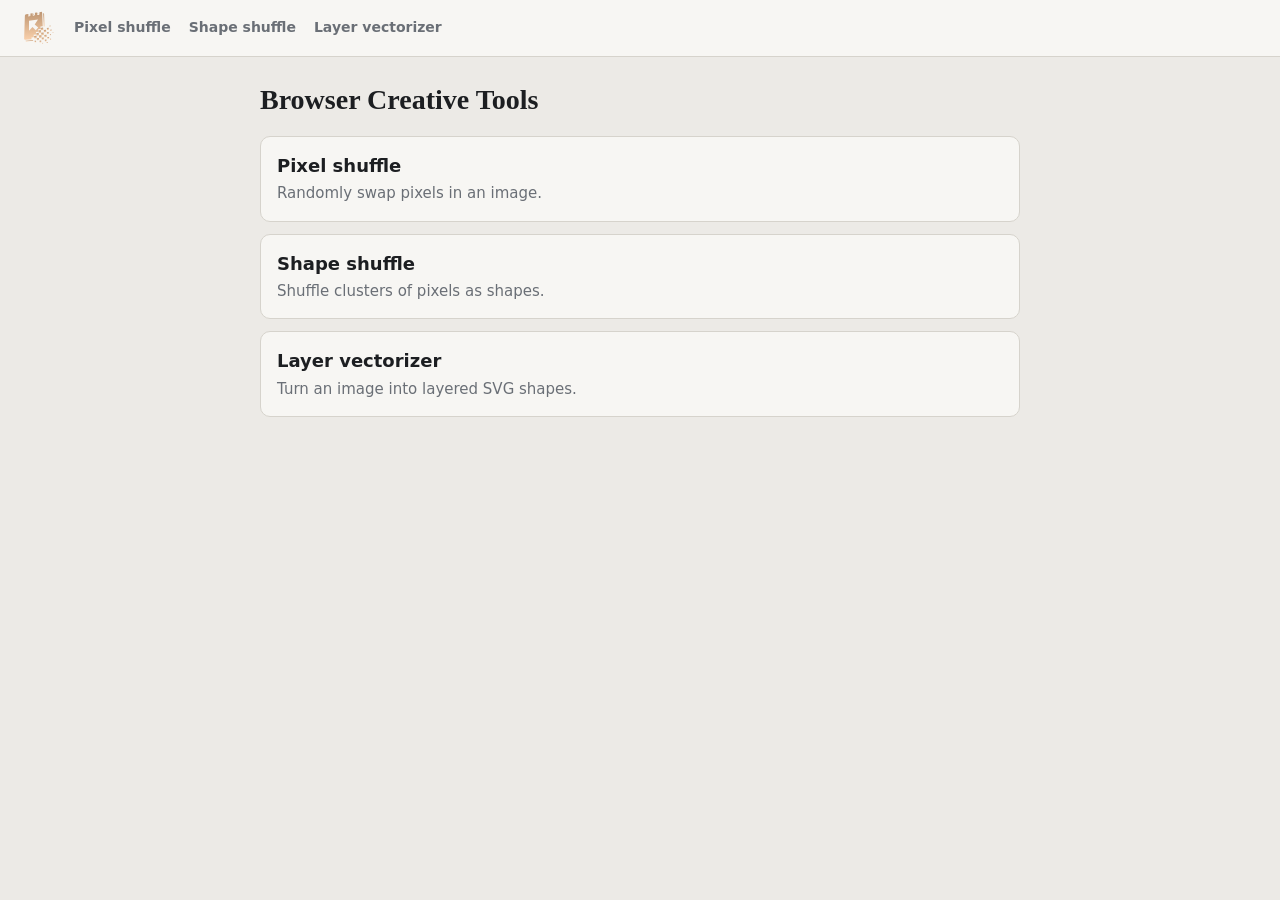
<file: index.html>
<!doctype html>
<html lang="en">
  <head>
    <meta charset="utf-8" />
    <meta
      name="viewport"
      content="width=device-width, initial-scale=1, viewport-fit=cover"
    />
    <title>Browser Creative Tools</title>
    <link rel="icon" type="image/svg+xml" href="assets/bc-logo.svg" />
    <link rel="stylesheet" href="assets/site-nav.css" />
    <style>
      :root {
        --bg: #15171a;
        --panel: #1e2125;
        --ink: #ece8e1;
        --mute: #8d9299;
        --line: #2f343a;
        --acc: #c6a07c;
        --accink: #1a1410;
      }
      @media (prefers-color-scheme: light) {
        :root:not([data-theme="dark"]) {
          --bg: #eceae6;
          --panel: #f7f6f3;
          --ink: #1c1e21;
          --mute: #6a6f76;
          --line: #d6d3cc;
          --acc: #8a5a34;
          --accink: #fff;
        }
      }
      :root[data-theme="light"] {
        --bg: #494949;
        --panel: #f7f6f3;
        --ink: #1c1e21;
        --mute: #6a6f76;
        --line: #d6d3cc;
        --acc: #8a5a34;
        --accink: #fff;
      }
      :root[data-theme="dark"] {
        --bg: #15171a;
        --panel: #1e2125;
        --ink: #ece8e1;
        --mute: #8d9299;
        --line: #2f343a;
        --acc: #c6a07c;
        --accink: #1a1410;
      }
      body {
        margin: 0;
        background: var(--bg);
        color: var(--ink);
        font:
          15px/1.45 "Avenir Next",
          Avenir,
          "Segoe UI",
          system-ui,
          sans-serif;
      }
      main {
        max-width: 760px;
        margin: 0 auto;
        padding: 28px 20px;
      }
      h1 {
        font:
          700 28px/1.1 Georgia,
          "Iowan Old Style",
          serif;
        margin: 0 0 20px;
      }
      .sub {
        color: var(--mute);
      }
      .cards {
        display: grid;
        gap: 12px;
      }
      .card {
        display: block;
        background: var(--panel);
        border: 1px solid var(--line);
        border-radius: 10px;
        padding: 16px;
        color: inherit;
        text-decoration: none;
      }
      .card:hover {
        border-color: var(--acc);
      }
      .card:focus-visible {
        outline: 2px solid var(--acc);
        outline-offset: 2px;
      }
      .card h2 {
        margin: 0 0 4px;
        font-size: 18px;
      }
      .card p {
        margin: 0;
        color: var(--mute);
      }
    </style>
  </head>
  <body>
    <nav class="site-nav" aria-label="Site">
      <a class="logo-link" href="index.html" aria-label="Home" aria-current="page"
        ><img class="logo" src="assets/bc-logo.svg" alt="" width="36" height="36"
      /></a>
      <div class="links">
        <a href="pixel-shuffle.html">Pixel shuffle</a>
        <a href="pixel-cluster-shuffle.html">Shape shuffle</a>
        <a href="layer-vectorizer.html">Layer vectorizer</a>
      </div>
    </nav>
    <main>
      <h1>Browser Creative Tools</h1>
      <div class="cards">
        <a class="card" href="pixel-shuffle.html">
          <h2>Pixel shuffle</h2>
          <p>Randomly swap pixels in an image.</p>
        </a>
        <a class="card" href="pixel-cluster-shuffle.html">
          <h2>Shape shuffle</h2>
          <p>Shuffle clusters of pixels as shapes.</p>
        </a>
        <a class="card" href="layer-vectorizer.html">
          <h2>Layer vectorizer</h2>
          <p>Turn an image into layered SVG shapes.</p>
        </a>
      </div>
    </main>
  </body>
</html>
</file>
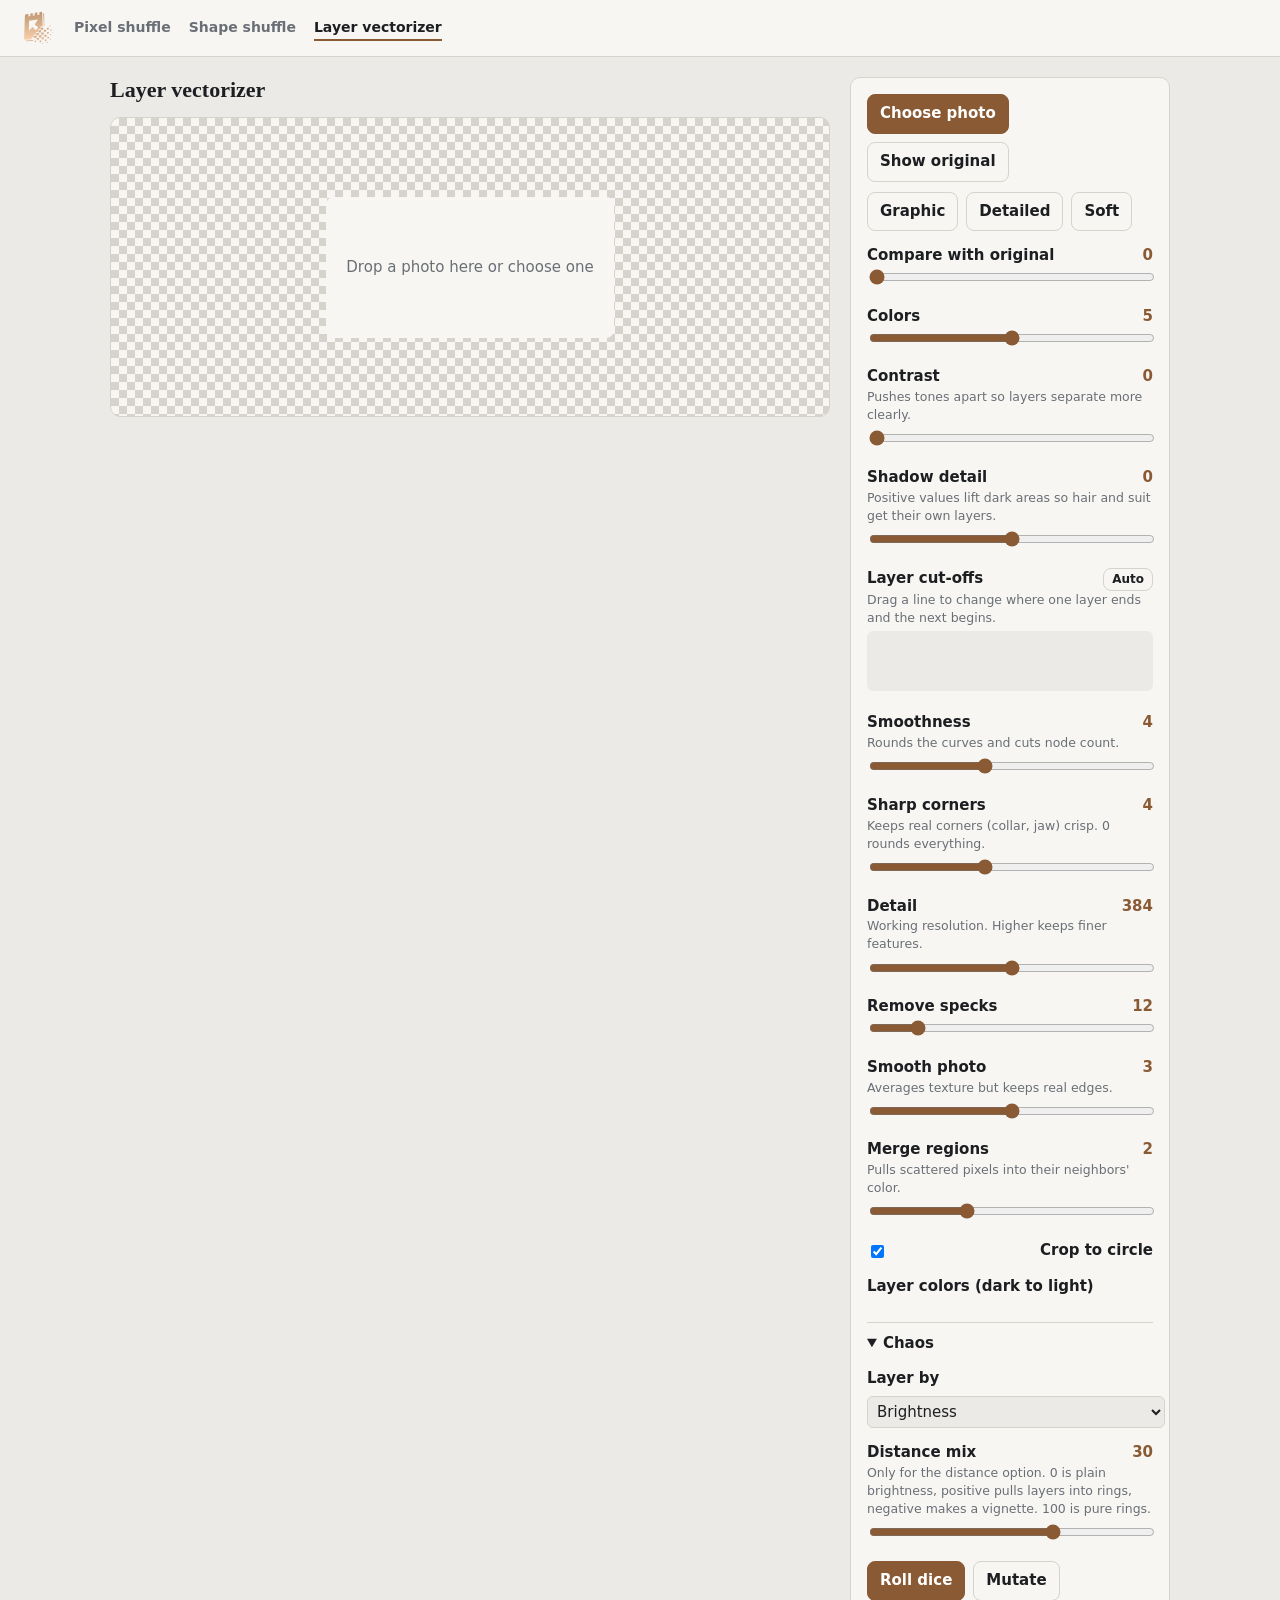
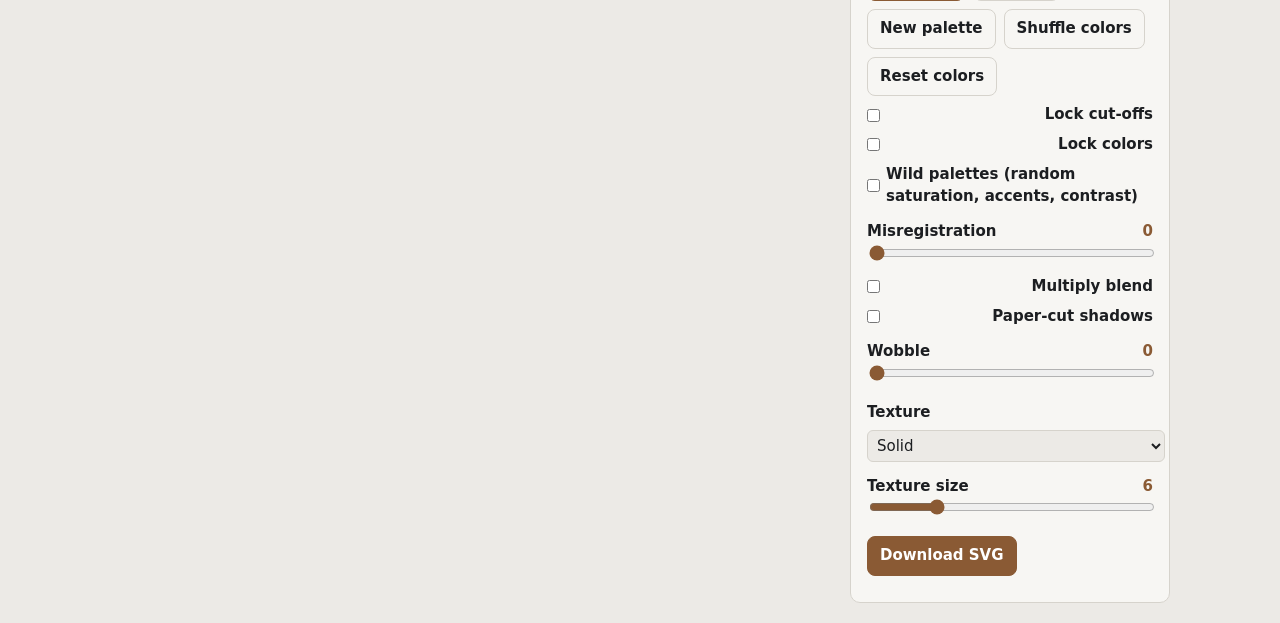
<file: layer-vectorizer.html>
<!doctype html>
<html lang="en">

<head>
  <meta charset="utf-8" />
  <meta name="viewport" content="width=device-width, initial-scale=1, viewport-fit=cover" />
  <title>Layer Vectorizer</title>
  <link rel="icon" type="image/svg+xml" href="assets/bc-logo.svg" />
  <style>
    :root {
      box-sizing: border-box;
      padding-top: env(safe-area-inset-top, 0px);
      padding-bottom: env(safe-area-inset-bottom, 0px);
      --bg: #15171a;
      --panel: #1e2125;
      --ink: #ece8e1;
      --mute: #8d9299;
      --line: #2f343a;
      --acc: #c6a07c;
      --accink: #1a1410;
    }

    @media (prefers-color-scheme: light) {
      :root:not([data-theme="dark"]) {
        --bg: #eceae6;
        --panel: #f7f6f3;
        --ink: #1c1e21;
        --mute: #6a6f76;
        --line: #d6d3cc;
        --acc: #8a5a34;
        --accink: #fff;
      }
    }

    :root[data-theme="light"] {
      --bg: #494949;
      --panel: #f7f6f3;
      --ink: #1c1e21;
      --mute: #6a6f76;
      --line: #d6d3cc;
      --acc: #8a5a34;
      --accink: #fff;
    }

    *,
    *:before,
    *:after {
      box-sizing: inherit;
    }

    html {
      scroll-padding-top: env(safe-area-inset-top, 0px);
    }

    body {
      margin: 0;
      background: var(--bg);
      color: var(--ink);
      font:
        15px/1.45 "Avenir Next",
        Avenir,
        "Segoe UI",
        system-ui,
        sans-serif;
    }

    main {
      display: grid;
      grid-template-columns: minmax(0, 1fr) 320px;
      gap: 20px;
      max-width: 1100px;
      margin: 0 auto;
      padding: 20px;
    }

    @media (max-width: 800px) {

      /* Single column: let the image stay pinned while controls scroll. */
      main {
        display: block;
      }

      main>section {
        display: contents;
      }

      main>.panel {
        margin-top: 16px;
        position: static;
      }

      main .stage>* {
        max-height: 38vh;
      }
    }

    h1 {
      font:
        600 22px/1.2 Georgia,
        "Iowan Old Style",
        serif;
      margin: 0 0 14px;
    }

    .stage {
      background: var(--panel);
      border: 1px solid var(--line);
      border-radius: 10px;
      padding: 14px;
      min-height: 300px;
      position: sticky;
      top: 12px;
      z-index: 2;
      display: grid;
      place-items: center;
      background-image:
        linear-gradient(45deg,
          var(--line) 25%,
          transparent 25%,
          transparent 75%,
          var(--line) 75%),
        linear-gradient(45deg,
          var(--line) 25%,
          transparent 25%,
          transparent 75%,
          var(--line) 75%);
      background-size: 16px 16px;
      background-position:
        0 0,
        8px 8px;
    }

    .stage>* {
      max-width: 100%;
      max-height: 75vh;
      height: auto;
    }

    .drop {
      color: var(--mute);
      text-align: center;
      padding: 60px 20px;
      background: var(--panel);
      border-radius: 8px;
      cursor: pointer;
    }

    .panel {
      background: var(--panel);
      border: 1px solid var(--line);
      border-radius: 10px;
      padding: 16px;
      align-self: start;
      position: sticky;
      top: 12px;
    }

    label {
      display: flex;
      justify-content: space-between;
      font-weight: 600;
      margin-top: 14px;
    }

    label output {
      color: var(--acc);
      font-variant-numeric: tabular-nums;
    }

    .hint {
      color: var(--mute);
      font-size: 12.5px;
      margin: 0 0 4px;
    }

    input[type="range"] {
      width: 100%;
      accent-color: var(--acc);
    }

    .row {
      display: flex;
      gap: 8px;
      margin-top: 14px;
      flex-wrap: wrap;
    }

    button,
    .btn {
      font: inherit;
      font-weight: 600;
      border: 1px solid var(--line);
      background: transparent;
      color: var(--ink);
      border-radius: 8px;
      padding: 8px 12px;
      cursor: pointer;
    }

    button.primary {
      background: var(--acc);
      color: var(--accink);
      border-color: var(--acc);
    }

    button:focus-visible,
    input:focus-visible {
      outline: 2px solid var(--acc);
      outline-offset: 2px;
    }

    .sw {
      display: flex;
      gap: 6px;
      margin-top: 8px;
      flex-wrap: wrap;
    }

    .sw input {
      width: 38px;
      height: 38px;
      border: 1px solid var(--line);
      border-radius: 6px;
      padding: 0;
      background: none;
      cursor: pointer;
    }

    .chk {
      display: flex;
      gap: 8px;
      align-items: center;
      margin-top: 14px;
      font-weight: 600;
    }

    select {
      font: inherit;
      background: var(--bg);
      color: var(--ink);
      border: 1px solid var(--line);
      border-radius: 6px;
      padding: 5px;
      width: 100%;
      margin-top: 6px;
    }

    details {
      margin-top: 16px;
      border-top: 1px solid var(--line);
      padding-top: 10px;
    }

    summary {
      font-weight: 700;
      cursor: pointer;
    }

    .chk2 {
      display: flex;
      gap: 6px;
      align-items: center;
      margin-top: 8px;
    }

    #status {
      color: var(--mute);
      font-size: 12.5px;
      margin-top: 10px;
    }
  </style>
  <link rel="stylesheet" href="assets/site-nav.css" />
</head>

<body>
  <nav class="site-nav" aria-label="Site">
    <a class="logo-link" href="index.html" aria-label="Home"
      ><img class="logo" src="assets/bc-logo.svg" alt="" width="36" height="36"
    /></a>
    <div class="links">
      <a href="pixel-shuffle.html">Pixel shuffle</a>
      <a href="pixel-cluster-shuffle.html">Shape shuffle</a>
      <a href="layer-vectorizer.html" aria-current="page">Layer vectorizer</a>
    </div>
  </nav>
  <main>
    <section>
      <h1>Layer vectorizer</h1>

      <div class="stage" id="stage">
        <div class="drop" id="drop">Drop a photo here or choose one</div>
      </div>
    </section>
    <aside class="panel">
      <div class="row" style="margin-top: 0">
        <button class="primary" id="pick">Choose photo</button><button id="toggle">Show original</button>
      </div>
      <input type="file" id="file" accept="image/*" hidden />
      <div class="row" style="margin-top: 10px">
        <button data-pre="graphic">Graphic</button><button data-pre="detailed">Detailed</button><button
          data-pre="soft">Soft</button>
      </div>
      <label>Compare with original <output id="o_cmp">0</output></label>
      <input type="range" id="cmp" min="0" max="100" value="0" />
      <label>Colors <output id="o_k"></output></label>
      <input type="range" id="k" min="2" max="8" value="5" />
      <label>Contrast <output id="o_c"></output></label>
      <p class="hint">Pushes tones apart so layers separate more clearly.</p>
      <input type="range" id="c" min="0" max="100" value="0" />
      <label>Shadow detail <output id="o_g"></output></label>
      <p class="hint">
        Positive values lift dark areas so hair and suit get their own layers.
      </p>
      <input type="range" id="g" min="-50" max="50" value="0" />
      <label>Layer cut-offs
        <button id="auto" style="padding: 2px 8px; font-size: 12px">
          Auto
        </button></label>
      <p class="hint">
        Drag a line to change where one layer ends and the next begins.
      </p>
      <canvas id="hist" width="580" height="120" style="
            width: 100%;
            height: 60px;
            touch-action: none;
            cursor: ew-resize;
            background: var(--bg);
            border-radius: 6px;
          "></canvas>
      <label>Smoothness <output id="o_s"></output></label>
      <p class="hint">Rounds the curves and cuts node count.</p>
      <input type="range" id="s" min="0" max="10" value="4" />
      <label>Sharp corners <output id="o_q"></output></label>
      <p class="hint">
        Keeps real corners (collar, jaw) crisp. 0 rounds everything.
      </p>
      <input type="range" id="q" min="0" max="10" value="4" />
      <label>Detail <output id="o_d"></output></label>
      <p class="hint">Working resolution. Higher keeps finer features.</p>
      <input type="range" id="d" min="128" max="640" step="32" value="384" />
      <label>Remove specks <output id="o_p"></output></label>
      <input type="range" id="p" min="0" max="80" value="12" />
      <label>Smooth photo <output id="o_b"></output></label>
      <p class="hint">Averages texture but keeps real edges.</p>
      <input type="range" id="b" min="0" max="6" step="1" value="3" />
      <label>Merge regions <output id="o_m"></output></label>
      <p class="hint">Pulls scattered pixels into their neighbors' color.</p>
      <input type="range" id="m" min="0" max="6" step="1" value="2" />
      <label class="chk"><input type="checkbox" id="circ" checked /> Crop to circle</label>
      <div>
        <label style="margin-top: 14px">Layer colors (dark to light)</label>
        <div class="sw" id="sw"></div>
      </div>
      <details open>
        <summary>Chaos</summary>
        <label>Layer by</label>
        <select id="mode">
          <option value="bright">Brightness</option>
          <option value="hue">Hue</option>
          <option value="sat">Saturation</option>
          <option value="rad">Brightness + distance from center</option>
        </select>
        <label>Distance mix <output id="o_rmix"></output></label>
        <p class="hint">
          Only for the distance option. 0 is plain brightness, positive pulls
          layers into rings, negative makes a vignette. 100 is pure rings.
        </p>
        <input type="range" id="rmix" min="-100" max="100" value="30" />
        <div class="row">
          <button id="dice" class="primary">Roll dice</button><button id="mut">Mutate</button><button id="pal">New
            palette</button><button id="shuf">Shuffle colors</button><button id="rst">Reset colors</button>
        </div>
        <label class="chk2"><input type="checkbox" id="lkT" style="margin: 0" /> Lock
          cut-offs</label>
        <label class="chk2"><input type="checkbox" id="lkC" style="margin: 0" /> Lock
          colors</label>
        <label class="chk2"><input type="checkbox" id="wildpal" style="margin: 0" /> Wild
          palettes (random saturation, accents, contrast)</label>
        <label>Misregistration <output id="o_mis">0</output></label>
        <input type="range" id="mis" min="0" max="10" value="0" />
        <label class="chk2"><input type="checkbox" id="mul" style="margin: 0" /> Multiply
          blend</label>
        <label class="chk2"><input type="checkbox" id="shd" style="margin: 0" /> Paper-cut
          shadows</label>
        <label>Wobble <output id="o_wob"></output></label>
        <input type="range" id="wob" min="0" max="10" value="0" />
        <label>Texture</label>
        <select id="tex">
          <option value="none">Solid</option>
          <option value="dots">Halftone dots</option>
          <option value="lines">Hatching lines</option>
        </select>
        <label>Texture size <output id="o_tsz">6</output></label>
        <input type="range" id="tsz" min="2" max="20" value="6" />
      </details>
      <div class="row">
        <button class="primary" id="dl">Download SVG</button>
      </div>
      <div id="status"></div>
    </aside>
  </main>
  <script>
    const $ = (id) => document.getElementById(id);
    let img = null,
      result = null,
      showOrig = false,
      timer = null,
      userCols = null,
      lastK = 0;
    const ids = ["k", "s", "d", "p", "b", "m", "c", "g", "q", "wob", "rmix"];
    let seed = 1,
      wobAmp = 0,
      manualTh = null,
      master = null,
      hist = null,
      curTh = [];
    function syncOut() {
      ids
        .concat(["mis", "tsz"])
        .forEach((i) => ($("o_" + i).textContent = $(i).value));
    }
    ids.forEach((i) =>
      $(i).addEventListener("input", () => {
        syncOut();
        if (i === "k") manualTh = null;
        if (i === "c" || i === "g") manualTh = null;
        schedule();
      }),
    );
    $("circ").addEventListener("change", schedule);
    syncOut();
    const PRE = {
      graphic: { k: 5, s: 5, q: 5, d: 320, p: 30, b: 4, m: 3, c: 10, g: 0 },
      detailed: { k: 6, s: 3, q: 4, d: 512, p: 6, b: 2, m: 1, c: 0, g: 10 },
      soft: { k: 4, s: 8, q: 1, d: 320, p: 40, b: 5, m: 4, c: 0, g: 0 },
    };
    document.querySelectorAll("[data-pre]").forEach(
      (b) =>
      (b.onclick = () => {
        const v = PRE[b.dataset.pre];
        for (const i in v) $(i).value = v[i];
        manualTh = null;
        syncOut();
        schedule();
      }),
    );
    $("cmp").addEventListener("input", () => {
      $("o_cmp").textContent = $("cmp").value;
      render();
    });
    ["mis", "tsz", "tex", "mul", "shd"].forEach((i) =>
      $(i).addEventListener("input", () => {
        syncOut();
        render();
      }),
    );
    $("mode").onchange = () => {
      manualTh = null;
      schedule();
    };
    function rng(a) {
      return () => {
        a |= 0;
        a = (a + 0x6d2b79f5) | 0;
        let t = Math.imul(a ^ (a >>> 15), 1 | a);
        t = (t + Math.imul(t ^ (t >>> 7), 61 | t)) ^ t;
        return ((t ^ (t >>> 14)) >>> 0) / 4294967296;
      };
    }
    function hsl(h, s, l) {
      s /= 100;
      l /= 100;
      const a = s * Math.min(l, 1 - l),
        f = (n) => {
          const k = (n + h / 30) % 12;
          return l - a * Math.max(-1, Math.min(k - 3, 9 - k, 1));
        };
      return (
        "#" +
        [f(0), f(8), f(4)]
          .map((x) =>
            Math.round(x * 255)
              .toString(16)
              .padStart(2, "0"),
          )
          .join("")
      );
    }
    const rnd = (a, b) => a + Math.random() * (b - a);
    function hexToHsl(hex) {
      const [r, g, b] = [1, 3, 5].map((k) => parseInt(hex.substr(k, 2), 16) / 255),
        mx = Math.max(r, g, b),
        mn = Math.min(r, g, b),
        l = (mx + mn) / 2,
        d = mx - mn;
      let h = 0,
        s = 0;
      if (d) {
        s = d / (1 - Math.abs(2 * l - 1));
        h =
          mx === r
            ? ((g - b) / d + 6) % 6
            : mx === g
              ? (b - r) / d + 2
              : (r - g) / d + 4;
        h *= 60;
      }
      return [h, s * 100, l * 100];
    }
    // Random anchors, random lightness ramp, per-color saturation, random hue drift.
    // Retries if neighbours are too close or the palette is nearly flat.
    function palette(K) {
      let best = null;
      for (let t = 0; t < 12; t++) {
        // 1-5 anchor hues with no spacing rule: a palette may be one hue family or
        // a scatter. Each color picks an anchor at random (no cycling), and each
        // palette gets its own chance of "wild" off-anchor hues and its own spread.
        const anchors = Array.from(
          { length: 1 + ((Math.random() * 5) | 0) },
          () => rnd(0, 360),
        ),
          wild = rnd(0, 0.6),
          spread = rnd(5, 45),
          wildMode = $("wildpal").checked,
          // Wild mode: every "hidden constant" becomes a per-palette random draw.
          // Only the dark-to-light spread stays guaranteed (>= 45 points).
          lo = wildMode ? rnd(2, 35) : rnd(3, 30),
          hi = wildMode ? Math.max(rnd(60, 98), lo + 45) : rnd(65, 97),
          jit = wildMode ? rnd(2, 12) : 8,
          satC = rnd(5, 95),
          satSp = rnd(0, 40),
          accentP = wildMode ? (Math.random() < 0.3 ? 0 : rnd(0, 0.6)) : 0.3,
          edgeF = wildMode ? rnd(0.4, 1) : 0.75,
          drift = rnd(-60, 60),
          L = Array.from({ length: K }, (_, i) => {
            const base = lo + ((hi - lo) * i) / (K - 1);
            return Math.max(2, Math.min(98, base + rnd(-jit, jit)));
          }).sort((a, b) => a - b),
          hot = wildMode ? -1 : (Math.random() * K) | 0,
          cols = L.map((l, i) => {
            // sometimes ignore the anchors entirely for a surprise hue
            const h =
              (Math.random() < wild
                ? rnd(0, 360)
                : anchors[(Math.random() * anchors.length) | 0] +
                rnd(-spread, spread)) +
              drift * (i / (K - 1) - 0.5),
              edge = Math.min(i, K - 1 - i) === 0 ? edgeF : 1,
              s = wildMode
                ? Math.max(
                  0,
                  Math.min(
                    100,
                    (Math.random() < accentP
                      ? rnd(70, 100)
                      : satC + rnd(-satSp, satSp)) * edge,
                  ),
                )
                : // mix of muted/earthy and vivid colors rather than one saturation band
                (i === hot || Math.random() < accentP
                  ? rnd(65, 100)
                  : Math.random() < 0.5
                    ? rnd(8, 35)
                    : rnd(35, 70)) * edge;
            return [((h % 360) + 360) % 360, s, l];
          });
        const gapsOk = cols.every(
          (c, i) => !i || c[2] - cols[i - 1][2] >= 5,
        );
        best = cols;
        if (gapsOk) break;
      }
      const o = {};
      best.forEach((c, i) => (o[i] = hsl(c[0], c[1], c[2])));
      return o;
    }
    function masterFrom(o) {
      return Array.from({ length: 8 }, (_, i) => o[i]);
    }
    // which master colors are shown for K layers, spread evenly dark to light
    const actIdx = (K) =>
      Array.from({ length: K }, (_, i) => Math.round((i * 7) / (K - 1)));
    // build a full 8-color master from K extracted colors, interpolating the gaps
    function expandMaster(cols) {
      const K = cols.length,
        idx = actIdx(K),
        m = new Array(8).fill(null);
      idx.forEach((p, i) => (m[p] = cols[i]));
      const rgb = (h) => [1, 3, 5].map((k) => parseInt(h.substr(k, 2), 16));
      for (let p = 0; p < 8; p++) {
        if (m[p]) continue;
        let a = p - 1,
          b = p + 1;
        while (!m[a]) a--;
        while (!m[b]) b++;
        const t = (p - a) / (b - a),
          ca = rgb(m[a]),
          cb = rgb(m[b]);
        m[p] =
          "#" +
          ca
            .map((v, k) =>
              Math.round(v + (cb[k] - v) * t)
                .toString(16)
                .padStart(2, "0"),
            )
            .join("");
      }
      return m;
    }
    function activeCols(K) {
      return actIdx(K).map((p) => master[p]);
    }
    function applyCols(o) {
      if (!result) return;
      master = masterFrom(o);
      userCols = activeCols(result.K);
      buildSwatches();
      render();
    }
    $("pal").onclick = () => applyCols(palette(8));
    $("rst").onclick = () => {
      if (!img) return;
      master = null;
      schedule();
    };
    $("shuf").onclick = () => {
      if (!master) return;
      const a = master.slice();
      for (let i = a.length - 1; i > 0; i--) {
        const j = (Math.random() * (i + 1)) | 0;
        [a[i], a[j]] = [a[j], a[i]];
      }
      applyCols(Object.assign({}, a));
    };
    const clampTh = (t) => {
      t = t
        .map((v) => Math.max(1, Math.min(254, Math.round(v))))
        .sort((a, b) => a - b);
      for (let i = 1; i < t.length; i++)
        if (t[i] - t[i - 1] < 12) t[i] = t[i - 1] + 12;
      return t;
    };
    $("dice").onclick = () => {
      if (!img) return;
      seed = (Math.random() * 1e6) | 0;
      // Lightly nudge a slider around its current value, within its range.
      const jit = (id, amt) => {
        const el = $(id),
          step = +el.step || 1,
          lo = +el.min,
          hi = +el.max;
        const v = +el.value + (Math.random() * 2 - 1) * amt;
        el.value = Math.max(lo, Math.min(hi, Math.round(v / step) * step));
      };
      // Keep the number of layers fixed if cut-offs are locked.
      if (!$("lkT").checked) jit("k", 1.5);
      jit("s", 2);
      jit("d", 96);
      jit("p", 15);
      jit("b", 1.5);
      jit("m", 1.5);
      const K = +$("k").value;
      if (!$("lkT").checked)
        manualTh = clampTh(
          Array.from({ length: K - 1 }, () => 10 + Math.random() * 235),
        );
      if (!$("lkC").checked) master = masterFrom(palette(8));
      $("q").value = (Math.random() * 11) | 0;
      $("mis").value = (Math.random() * 8) | 0;
      $("wob").value = (Math.random() * 5) | 0;
      syncOut();
      schedule();
    };
    $("mut").onclick = () => {
      if (!img || !result) return;
      seed += 1;
      if (!$("lkT").checked)
        manualTh = clampTh(curTh.map((v) => v + (Math.random() * 24 - 12)));
      if (!$("lkC").checked && master) {
        // mutate all 8 master colors, including hidden ones
        // random hue rotation (some barely move, some jump), plus sat/lightness nudges
        master = master.map((c) => {
          const [h, s, l] = hexToHsl(c),
            big = Math.random() < 0.6,
            rot = (Math.random() < 0.5 ? -1 : 1) * (big ? rnd(30, 120) : rnd(0, 20));
          return hsl(
            (h + rot + 360) % 360,
            Math.max(8, Math.min(100, s + rnd(-20, 20))),
            Math.max(3, Math.min(97, l + rnd(-8, 8))),
          );
        });
      }
      schedule();
    };
    $("pick").onclick = $("drop").onclick = () => $("file").click();
    $("file").onchange = (e) => load(e.target.files[0]);
    addEventListener("dragover", (e) => e.preventDefault());
    addEventListener("drop", (e) => {
      e.preventDefault();
      load(e.dataTransfer.files[0]);
    });
    $("toggle").onclick = () => {
      showOrig = !showOrig;
      $("toggle").textContent = showOrig ? "Show vector" : "Show original";
      render();
    };
    function load(f) {
      if (!f) return;
      const im = new Image();
      im.onload = () => {
        img = im;
        userCols = null;
        master = null;
        manualTh = null;
        schedule();
      };
      im.src = URL.createObjectURL(f);
    }
    function schedule() {
      clearTimeout(timer);
      $("status").textContent = "Tracing…";
      timer = setTimeout(run, 120);
    }

    function run() {
      try {
        runInner();
      } catch (e) {
        $("status").textContent = "Error: " + e.message;
        console.error(e);
      }
    }
    function runInner() {
      if (!img) return;
      const K = +$("k").value,
        S = +$("s").value,
        D = +$("d").value,
        P = +$("p").value,
        B = +$("b").value,
        M = +$("m").value,
        circ = $("circ").checked;
      const side = Math.min(img.width, img.height);
      let sx = 0,
        sy = 0,
        sw = img.width,
        sh = img.height;
      if (circ) {
        sx = (img.width - side) / 2;
        sy = (img.height - side) / 2;
        sw = sh = side;
      }
      const sc = Math.min(1, D / Math.max(sw, sh)),
        W = Math.round(sw * sc),
        H = Math.round(sh * sc);
      const cv = document.createElement("canvas");
      cv.width = W;
      cv.height = H;
      const cx = cv.getContext("2d", { willReadFrequently: true });
      cx.drawImage(img, sx, sy, sw, sh, 0, 0, W, H);
      const px = cx.getImageData(0, 0, W, H).data,
        N = W * H;
      const valid = new Uint8Array(N);
      for (let y = 0; y < H; y++)
        for (let x = 0; x < W; x++) {
          const i = y * W + x;
          valid[i] =
            px[i * 4 + 3] >= 128 &&
              (!circ ||
                (x - W / 2 + 0.5) ** 2 + (y - H / 2 + 0.5) ** 2 <= (W / 2) ** 2)
              ? 1
              : 0;
        }
      fillInvalid(px, valid, W, H);
      bilateral(px, W, H, B);
      // tone map: auto-levels, contrast, shadow lift -> L (0..255)
      const Y = new Float32Array(N),
        yh = new Uint32Array(256);
      for (let i = 0; i < N; i++) {
        Y[i] =
          0.299 * px[i * 4] + 0.587 * px[i * 4 + 1] + 0.114 * px[i * 4 + 2];
        yh[Y[i] | 0]++;
      }
      const pc = (q) => {
        let a = 0;
        for (let v = 0; v < 256; v++) {
          a += yh[v];
          if (a >= q * N) return v;
        }
        return 255;
      };
      const lo = pc(0.01),
        hi = Math.max(lo + 1, pc(0.99)),
        gm = 2 ** (-$("g").value / 25),
        cg = 1 + $("c").value / 50;
      const L = new Uint8Array(N);
      hist = new Uint32Array(256);
      const mode = $("mode").value;
      for (let i = 0; i < N; i++) {
        let v;
        if (mode === "bright" || mode === "rad") {
          v = Math.min(1, Math.max(0, (Y[i] - lo) / (hi - lo)));
          v = v ** gm;
          v = v < 0.5 ? 0.5 * (2 * v) ** cg : 1 - 0.5 * (2 * (1 - v)) ** cg;
          if (mode === "rad") {
            const m = $("rmix").value / 100,
              rr = Math.min(
                1,
                Math.hypot((i % W) - W / 2, ((i / W) | 0) - H / 2) / (W / 2),
              );
            v = Math.min(
              1,
              Math.max(
                0,
                v * (1 - Math.abs(m)) + (m >= 0 ? rr : 1 - rr) * Math.abs(m),
              ),
            );
          }
        } else {
          const r = px[i * 4],
            g = px[i * 4 + 1],
            b = px[i * 4 + 2],
            mx = Math.max(r, g, b),
            d = mx - Math.min(r, g, b);
          if (mode === "sat") v = mx ? d / mx : 0;
          else if (mode === "hue")
            v =
              (d
                ? mx === r
                  ? ((g - b) / d + 6) % 6
                  : mx === g
                    ? (b - r) / d + 2
                    : (r - g) / d + 4
                : 0) / 6;
          else
            v = Math.min(
              1,
              Math.hypot((i % W) - W / 2, ((i / W) | 0) - H / 2) / (W / 2),
            );
        }
        L[i] = Math.round(v * 255);
        hist[L[i]]++;
      }
      curTh =
        manualTh && manualTh.length === K - 1
          ? manualTh.slice()
          : otsu(hist, K - 1);
      let lab = new Uint8Array(N);
      for (let i = 0; i < N; i++) {
        let c = 0;
        for (const t of curTh) if (L[i] >= t) c++;
        lab[i] = c;
      }
      lab = modeFilter(lab, W, H, K, M);
      drawHist();
      const acc = Array.from({ length: K }, () => [0, 0, 0, 0]);
      for (let i = 0; i < N; i++) {
        const a = acc[lab[i]];
        a[0] += px[i * 4];
        a[1] += px[i * 4 + 1];
        a[2] += px[i * 4 + 2];
        a[3]++;
      }
      const hex = (c) =>
        "#" +
        c.map((v) => Math.round(v).toString(16).padStart(2, "0")).join("");
      if (!master)
        master = expandMaster(
          acc.map((a) =>
            hex(
              a[3]
                ? [a[0] / a[3], a[1] / a[3], a[2] / a[3]]
                : [128, 128, 128],
            ),
          ),
        );
      userCols = activeCols(K);
      // layers: layer j covers every pixel whose rank >= j, so layers overlap with no gaps
      wobAmp = +$("wob").value * 0.25;
      const Q = +$("q").value,
        ang = Q ? 110 - Q * 8 : 0,
        r = Math.round(S * 0.35),
        eps = 0.15 + S * 0.12,
        paths = [];
      for (let j = 1; j < K; j++) {
        const m = new Uint8Array(N);
        for (let i = 0; i < N; i++) m[i] = lab[i] >= j ? 1 : 0;
        if (P > 0) despeckle(m, W, H, P);
        paths.push(tracePath(m, W, H, r, eps, S, ang));
      }
      result = { W, H, paths, circ, K, crop: cv.toDataURL() };
      buildSwatches();
      render();
      $("status").textContent =
        `${W}×${H} working size · ${K} layers · ${Math.round(paths.join("").length / 1024)} KB of path data`;
    }
    function otsu(h, n) {
      const M = n + 1,
        P = new Float64Array(257),
        S = new Float64Array(257);
      for (let i = 0; i < 256; i++) {
        P[i + 1] = P[i] + h[i];
        S[i + 1] = S[i] + h[i] * i;
      }
      const tot = P[256],
        minP = Math.max(1, Math.floor(tot * 0.004)),
        cost = (a, b) => {
          const p = P[b] - P[a];
          return p > 0 ? (S[b] - S[a]) ** 2 / p : 0;
        };
      const dp = Array.from({ length: M + 1 }, () =>
        new Float64Array(257).fill(-1e18),
      ),
        bk = Array.from({ length: M + 1 }, () => new Int16Array(257));
      dp[0][0] = 0;
      for (let m = 1; m <= M; m++)
        for (let b = m; b <= 256; b++)
          for (let a = m - 1; a < b; a++) {
            if (P[b] - P[a] < minP) continue;
            const v = dp[m - 1][a] + cost(a, b);
            if (v > dp[m][b]) {
              dp[m][b] = v;
              bk[m][b] = a;
            }
          }
      if (dp[M][256] < 0) {
        const e = [];
        for (let i = 1; i < M; i++) e.push(Math.round((i * 256) / M));
        return e;
      }
      const th = [];
      let b = 256;
      for (let m = M; m >= 2; m--) {
        b = bk[m][b];
        th.unshift(b);
      }
      return th;
    }
    function drawHist() {
      const cv = $("hist"),
        c = cv.getContext("2d"),
        W = cv.width,
        H = cv.height;
      if (!hist) return;
      const st = getComputedStyle(document.documentElement),
        acc = st.getPropertyValue("--acc").trim() || "#c6a07c",
        mu = st.getPropertyValue("--mute").trim() || "#888";
      c.clearRect(0, 0, W, H);
      const mx = Math.log1p(Math.max(...hist));
      c.fillStyle = mu;
      c.globalAlpha = 0.55;
      for (let i = 0; i < 256; i++) {
        const h = (Math.log1p(hist[i]) / mx) * (H - 8);
        c.fillRect((i * W) / 256, H - h, W / 256 + 0.5, h);
      }
      c.globalAlpha = 1;
      c.strokeStyle = acc;
      c.lineWidth = 3;
      for (const t of curTh) {
        const x = (t / 256) * W;
        c.beginPath();
        c.moveTo(x, 0);
        c.lineTo(x, H);
        c.stroke();
      }
    }
    (() => {
      const cv = $("hist");
      let drag = -1;
      const val = (e) => {
        const r = cv.getBoundingClientRect();
        return Math.round(((e.clientX - r.left) / r.width) * 256);
      };
      cv.addEventListener("pointerdown", (e) => {
        const v = val(e);
        let bi = -1,
          bd = 12;
        curTh.forEach((t, i) => {
          if (Math.abs(t - v) < bd) {
            bd = Math.abs(t - v);
            bi = i;
          }
        });
        drag = bi;
        if (bi >= 0) cv.setPointerCapture(e.pointerId);
      });
      cv.addEventListener("pointermove", (e) => {
        if (drag < 0) return;
        const t = curTh.slice();
        t[drag] = Math.min(
          (t[drag + 1] ?? 256) - 1,
          Math.max((t[drag - 1] ?? 0) + 1, val(e)),
        );
        manualTh = t;
        curTh = t;
        drawHist();
        schedule();
      });
      cv.addEventListener("pointerup", () => {
        drag = -1;
      });
      $("auto").onclick = () => {
        manualTh = null;
        schedule();
      };
    })();
    function fillInvalid(px, v, W, H) {
      const f = Uint8Array.from(v),
        cp = (i, j) => {
          px[i * 4] = px[j * 4];
          px[i * 4 + 1] = px[j * 4 + 1];
          px[i * 4 + 2] = px[j * 4 + 2];
        };
      for (let y = 0; y < H; y++) {
        let l = -1;
        for (let x = 0; x < W; x++) {
          const i = y * W + x;
          if (f[i]) l = i;
          else if (l >= 0) {
            cp(i, l);
            f[i] = 1;
          }
        }
        l = -1;
        for (let x = W - 1; x >= 0; x--) {
          const i = y * W + x;
          if (f[i]) l = i;
          else if (l >= 0) {
            cp(i, l);
            f[i] = 1;
          }
        }
        if (y > 0)
          for (let x = 0; x < W; x++) {
            const i = y * W + x;
            if (!f[i]) {
              cp(i, i - W);
              f[i] = 1;
            }
          }
      }
    }
    function bilateral(px, W, H, B) {
      if (!B) return;
      const R = Math.min(5, Math.ceil(B * 0.9)),
        sr = 2 * (16 + B * 9) ** 2,
        ss = 2 * (R / 1.6) ** 2;
      const tab = new Float32Array(12300);
      for (let i = 0; i < tab.length; i++) tab[i] = Math.exp(-(i * 16) / sr);
      for (let pass = 0; pass < 2; pass++) {
        const o = new Uint8ClampedArray(px);
        for (let y = 0; y < H; y++)
          for (let x = 0; x < W; x++) {
            const p = (y * W + x) * 4,
              r0 = px[p],
              g0 = px[p + 1],
              b0 = px[p + 2];
            let sr_ = 0,
              sg = 0,
              sb = 0,
              sw = 0;
            for (let dy = -R; dy <= R; dy++) {
              const yy = y + dy;
              if (yy < 0 || yy >= H) continue;
              for (let dx = -R; dx <= R; dx++) {
                const xx = x + dx;
                if (xx < 0 || xx >= W) continue;
                const q = (yy * W + xx) * 4;
                const d =
                  (px[q] - r0) ** 2 +
                  (px[q + 1] - g0) ** 2 +
                  (px[q + 2] - b0) ** 2;
                const wt =
                  tab[Math.min(12299, d >> 4)] *
                  Math.exp(-(dx * dx + dy * dy) / ss);
                sr_ += px[q] * wt;
                sg += px[q + 1] * wt;
                sb += px[q + 2] * wt;
                sw += wt;
              }
            }
            o[p] = sr_ / sw;
            o[p + 1] = sg / sw;
            o[p + 2] = sb / sw;
          }
        px.set(o);
      }
    }
    function modeFilter(lab, W, H, K, r) {
      if (!r) return lab;
      const out = new Uint8Array(lab.length),
        cnt = new Int32Array(K);
      for (let y = 0; y < H; y++)
        for (let x = 0; x < W; x++) {
          cnt.fill(0);
          for (let dy = -r; dy <= r; dy++) {
            const yy = Math.min(H - 1, Math.max(0, y + dy));
            for (let dx = -r; dx <= r; dx++)
              cnt[lab[yy * W + Math.min(W - 1, Math.max(0, x + dx))]]++;
          }
          const own = lab[y * W + x];
          let bi = own;
          for (let j = 0; j < K; j++) if (cnt[j] > cnt[bi]) bi = j;
          out[y * W + x] = bi;
        }
      return out;
    }
    function despeckle(m, W, H, minA) {
      const seen = new Uint8Array(W * H),
        st = [];
      for (let s = 0; s < W * H; s++) {
        if (seen[s]) continue;
        const v = m[s];
        const reg = [s];
        seen[s] = 1;
        st.length = 0;
        st.push(s);
        while (st.length) {
          const p = st.pop(),
            x = p % W,
            y = (p / W) | 0;
          const nb = [
            x > 0 ? p - 1 : -1,
            x < W - 1 ? p + 1 : -1,
            y > 0 ? p - W : -1,
            y < H - 1 ? p + W : -1,
          ];
          for (const q of nb)
            if (q >= 0 && !seen[q] && m[q] === v) {
              seen[q] = 1;
              st.push(q);
              reg.push(q);
            }
        }
        if (reg.length < minA) for (const p of reg) m[p] = 1 - v;
      }
    }
    function boxBlur(f, w, h, r) {
      const t = new Float32Array(w * h),
        n = 2 * r + 1;
      for (let pass = 0; pass < 2; pass++) {
        for (let y = 0; y < h; y++) {
          let a = 0;
          for (let x = -r; x <= r; x++)
            a += f[y * w + Math.min(w - 1, Math.max(0, x))];
          for (let x = 0; x < w; x++) {
            t[y * w + x] = a / n;
            a +=
              f[y * w + Math.min(w - 1, x + r + 1)] -
              f[y * w + Math.max(0, x - r)];
          }
        }
        for (let x = 0; x < w; x++) {
          let a = 0;
          for (let y = -r; y <= r; y++)
            a += t[Math.min(h - 1, Math.max(0, y)) * w + x];
          for (let y = 0; y < h; y++) {
            f[y * w + x] = a / n;
            a +=
              t[Math.min(h - 1, y + r + 1) * w + x] -
              t[Math.max(0, y - r) * w + x];
          }
        }
      }
    }
    function tracePath(m, W, H, r, eps, S, ang) {
      const pad = 3,
        w = W + pad * 2,
        h = H + pad * 2,
        f = new Float32Array(w * h);
      for (let y = 0; y < H; y++)
        for (let x = 0; x < W; x++) f[(y + pad) * w + x + pad] = m[y * W + x];
      // replicate edge pixels into the padding so shapes run off the canvas cleanly
      for (let y = 0; y < h; y++)
        for (let x = 0; x < w; x++) {
          if (x < pad || y < pad || x >= w - pad || y >= h - pad) {
            const cx = Math.min(W - 1, Math.max(0, x - pad)),
              cy = Math.min(H - 1, Math.max(0, y - pad));
            f[y * w + x] = m[cy * W + cx];
          }
        }
      if (r > 0) boxBlur(f, w, h, r);
      for (let y = 0; y < h; y++)
        for (let x = 0; x < w; x++)
          if (x === 0 || y === 0 || x === w - 1 || y === h - 1)
            f[y * w + x] = 0;
      const NN = w * h,
        adj = new Map(),
        T = 0.5;
      const add = (a, b) => {
        (adj.get(a) || adj.set(a, []).get(a)).push(b);
        (adj.get(b) || adj.set(b, []).get(b)).push(a);
      };
      for (let y = 0; y < h - 1; y++)
        for (let x = 0; x < w - 1; x++) {
          const i = y * w + x,
            idx =
              (f[i] > T ? 1 : 0) |
              (f[i + 1] > T ? 2 : 0) |
              (f[i + w + 1] > T ? 4 : 0) |
              (f[i + w] > T ? 8 : 0);
          if (idx === 0 || idx === 15) continue;
          const Tp = i,
            R = NN + i + 1,
            B = i + w,
            L = NN + i;
          switch (idx) {
            case 1:
            case 14:
              add(L, Tp);
              break;
            case 2:
            case 13:
              add(Tp, R);
              break;
            case 3:
            case 12:
              add(L, R);
              break;
            case 4:
            case 11:
              add(R, B);
              break;
            case 5:
              add(L, Tp);
              add(R, B);
              break;
            case 6:
            case 9:
              add(Tp, B);
              break;
            case 7:
            case 8:
              add(L, B);
              break;
            case 10:
              add(Tp, R);
              add(L, B);
          }
        }
      const pt = (k) => {
        if (k < NN) {
          const x = k % w,
            y = (k / w) | 0,
            a = f[k],
            b = f[k + 1];
          return [x + (T - a) / (b - a) - pad + 0.5, y - pad + 0.5];
        }
        k -= NN;
        const x = k % w,
          y = (k / w) | 0,
          a = f[k],
          b = f[k + w];
        return [x - pad + 0.5, y + (T - a) / (b - a) - pad + 0.5];
      };
      const seen = new Set();
      let d = "";
      for (const s of adj.keys()) {
        if (seen.has(s)) continue;
        const loop = [];
        let cur = s;
        while (cur !== undefined && !seen.has(cur)) {
          seen.add(cur);
          loop.push(pt(cur));
          cur = adj.get(cur).find((n) => !seen.has(n));
        }
        if (loop.length < 4) continue;
        let simp = rdpClosed(loop, eps);
        if (simp.length < 3) continue;
        if (wobAmp)
          simp = simp.map(([x, y]) => [x + jn(x, y, 0), y + jn(x, y, 1)]);
        d +=
          S > 0
            ? smooth(simp, ang)
            : "M" +
            simp
              .map((p) => p[0].toFixed(1) + " " + p[1].toFixed(1))
              .join("L") +
            "Z";
      }
      return d;
    }
    function jn(x, y, k) {
      return (
        (wobAmp *
          (Math.sin(x * 0.11 + y * 0.07 + seed + k * 2) +
            Math.sin(x * 0.05 - y * 0.13 + seed * 1.7 + k))) /
        2
      );
    }
    function rdp(p, e) {
      if (p.length < 3) return p;
      const a = p[0],
        b = p[p.length - 1];
      let md = 0,
        mi = 0;
      const dx = b[0] - a[0],
        dy = b[1] - a[1],
        L = Math.hypot(dx, dy) || 1e-9;
      for (let i = 1; i < p.length - 1; i++) {
        const d =
          Math.abs(dy * p[i][0] - dx * p[i][1] + b[0] * a[1] - b[1] * a[0]) /
          L;
        if (d > md) {
          md = d;
          mi = i;
        }
      }
      if (md > e) {
        return rdp(p.slice(0, mi + 1), e)
          .slice(0, -1)
          .concat(rdp(p.slice(mi), e));
      }
      return [a, b];
    }
    function rdpClosed(p, e) {
      let far = 0,
        fd = 0;
      for (let i = 1; i < p.length; i++) {
        const d = Math.hypot(p[i][0] - p[0][0], p[i][1] - p[0][1]);
        if (d > fd) {
          fd = d;
          far = i;
        }
      }
      const a = rdp(p.slice(0, far + 1), e),
        b = rdp(p.slice(far).concat([p[0]]), e);
      return a.slice(0, -1).concat(b.slice(0, -1));
    }
    function smooth(p, ang) {
      const n = p.length,
        f = (v) => v.toFixed(1);
      const cor = p.map((q, i) => {
        if (!ang) return false;
        const a = p[(i - 1 + n) % n],
          b = p[(i + 1) % n],
          x1 = q[0] - a[0],
          y1 = q[1] - a[1],
          x2 = b[0] - q[0],
          y2 = b[1] - q[1],
          d = Math.hypot(x1, y1) * Math.hypot(x2, y2);
        return (
          d > 0 &&
          Math.acos(Math.max(-1, Math.min(1, (x1 * x2 + y1 * y2) / d))) *
          57.2958 >
          ang
        );
      });
      let d = "M" + f(p[0][0]) + " " + f(p[0][1]);
      for (let i = 0; i < n; i++) {
        const j = (i + 1) % n,
          p0 = p[(i - 1 + n) % n],
          p1 = p[i],
          p2 = p[j],
          p3 = p[(i + 2) % n];
        const c1 = cor[i]
          ? p1
          : [p1[0] + (p2[0] - p0[0]) / 6, p1[1] + (p2[1] - p0[1]) / 6],
          c2 = cor[j]
            ? p2
            : [p2[0] - (p3[0] - p1[0]) / 6, p2[1] - (p3[1] - p1[1]) / 6];
        d +=
          "C" +
          f(c1[0]) +
          " " +
          f(c1[1]) +
          " " +
          f(c2[0]) +
          " " +
          f(c2[1]) +
          " " +
          f(p2[0]) +
          " " +
          f(p2[1]);
      }
      return d + "Z";
    }
    function svgString() {
      const { W, H, paths, circ } = result,
        mis = (+$("mis").value * W) / 400,
        mul = $("mul").checked,
        sh = $("shd").checked,
        tx = $("tex").value,
        sz = (+$("tsz").value * W) / 200,
        R = rng(seed * 7 + 3);
      let defs = "",
        body = `<rect id="layer-1" width="${W}" height="${H}" fill="${userCols[0]}"/>`;
      if (circ)
        defs += `<clipPath id="vclip"><circle cx="${W / 2}" cy="${H / 2}" r="${W / 2}"/></clipPath>`;
      if (sh)
        defs += `<filter id="vshadow" x="-5%" y="-5%" width="110%" height="110%"><feDropShadow dx="${W * 0.004}" dy="${W * 0.008}" stdDeviation="${W * 0.005}" flood-opacity=".55"/></filter>`;
      paths.forEach((d, i) => {
        const col = userCols[i + 1];
        let fill = col;
        if (tx !== "none") {
          fill = `url(#tx${i})`;
          const ang = 15 + i * 37;
          defs +=
            `<pattern id="tx${i}" width="${sz}" height="${sz}" patternUnits="userSpaceOnUse" patternTransform="rotate(${ang})">` +
            (tx === "dots"
              ? `<circle cx="${sz / 2}" cy="${sz / 2}" r="${sz * 0.34}" fill="${col}"/>`
              : `<rect width="${sz}" height="${sz * 0.5}" fill="${col}"/>`) +
            "</pattern>";
        }
        const dx = ((R() * 2 - 1) * mis).toFixed(1),
          dy = ((R() * 2 - 1) * mis).toFixed(1);
        body +=
          `<path id="layer-${i + 2}" fill-rule="evenodd" fill="${fill}" d="${d}"` +
          (mis ? ` transform="translate(${dx} ${dy})"` : "") +
          (mul ? ' style="mix-blend-mode:multiply"' : "") +
          (sh ? ' filter="url(#vshadow)"' : "") +
          "/>";
      });
      return (
        `<svg xmlns="http://www.w3.org/2000/svg" viewBox="0 0 ${W} ${H}" width="${W}" height="${H}"><defs>${defs}</defs>` +
        (circ ? `<g clip-path="url(#vclip)">${body}</g>` : body) +
        "</svg>"
      );
    }
    function render() {
      const st = $("stage");
      if (!result) {
        return;
      }
      st.innerHTML = "";
      if (showOrig) {
        const i = new Image();
        i.src = img.src;
        st.appendChild(i);
      } else {
        const w = document.createElement("div");
        w.style.cssText = "position:relative;width:100%";
        w.innerHTML = svgString();
        const sv = w.firstChild;
        sv.style.cssText =
          "display:block;width:100%;height:auto;max-height:75vh";
        sv.removeAttribute("height");
        const c = +$("cmp").value;
        if (c > 0) {
          const im = new Image();
          im.src = result.crop;
          im.style.cssText = `position:absolute;inset:0;width:100%;height:100%;clip-path:inset(0 ${100 - c}% 0 0);${result.circ ? "border-radius:50%" : ""}`;
          w.appendChild(im);
        }
        st.appendChild(w);
      }
    }
    function buildSwatches() {
      const sw = $("sw");
      sw.innerHTML = "";
      userCols.forEach((c, i) => {
        const inp = document.createElement("input");
        inp.type = "color";
        inp.value = c;
        inp.title = "Layer " + (i + 1);
        inp.oninput = () => {
          master[actIdx(userCols.length)[i]] = inp.value;
          userCols[i] = inp.value;
          if (!showOrig) render();
        };
        sw.appendChild(inp);
      });
    }
    $("dl").onclick = () => {
      if (!result) return;
      const a = document.createElement("a");
      a.href = URL.createObjectURL(
        new Blob([svgString()], { type: "image/svg+xml" }),
      );
      a.download = "vector-layers.svg";
      a.click();
    };
  </script>
</body>

</html>
</file>
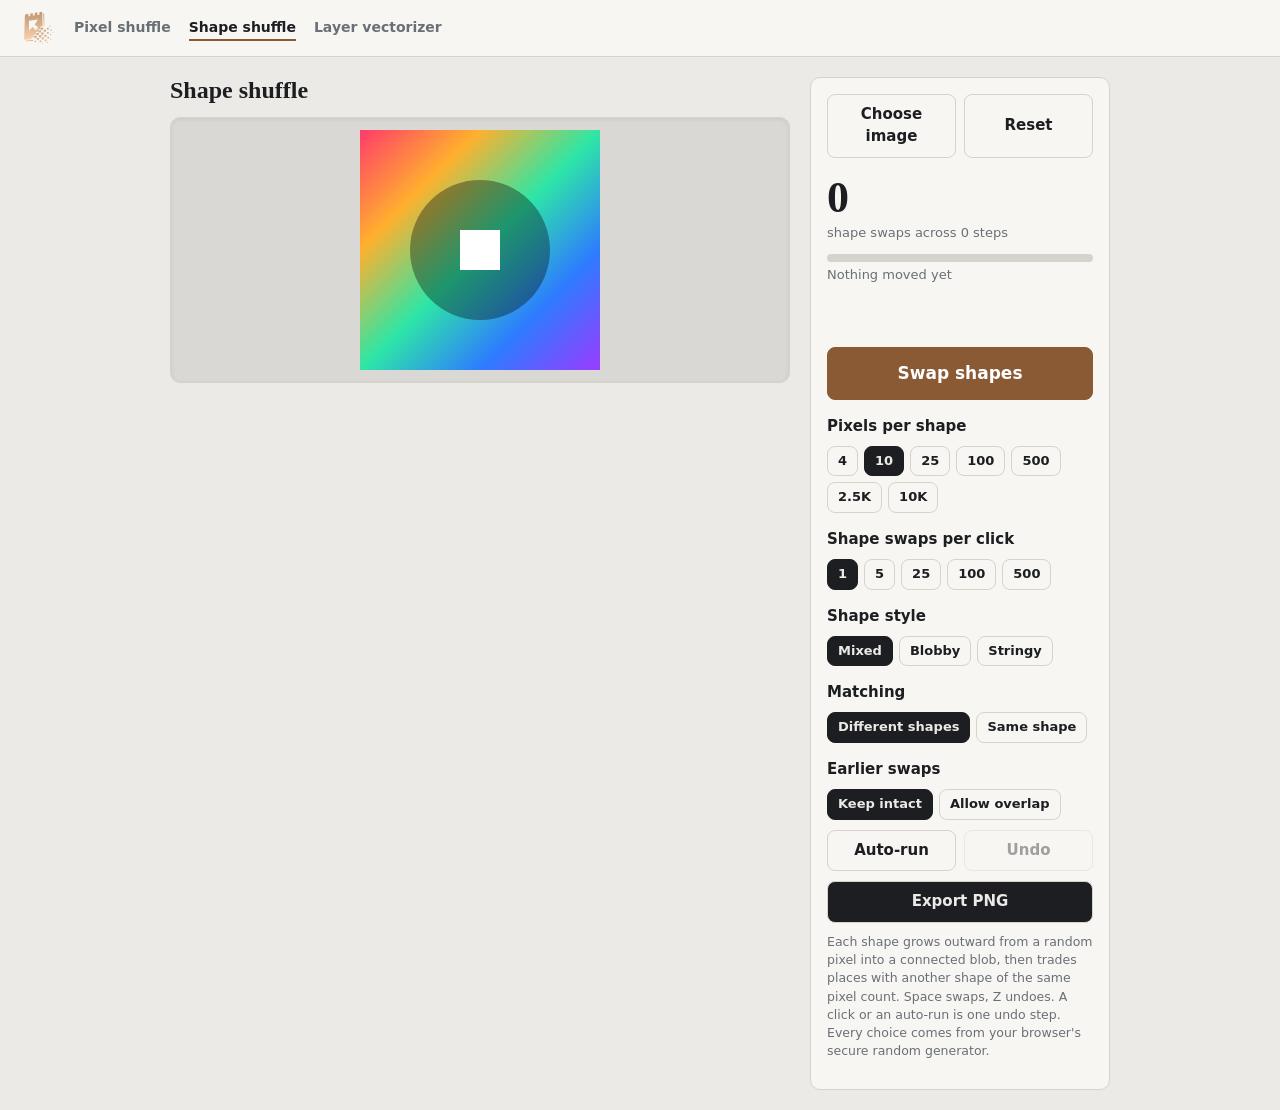
<file: pixel-cluster-shuffle.html>
<!doctype html>
<html lang="en">

<head>
  <meta charset="utf-8" />
  <meta name="viewport" content="width=device-width, initial-scale=1, viewport-fit=cover" />
  <title>Shape Shuffle</title>
  <link rel="icon" type="image/svg+xml" href="assets/bc-logo.svg" />
  <style>
    :root {
      box-sizing: border-box;
      padding-top: env(safe-area-inset-top, 0px);
      padding-bottom: env(safe-area-inset-bottom, 0px);
      --bg: #15171a;
      --panel: #1e2125;
      --ink: #ece8e1;
      --mute: #8d9299;
      --line: #2f343a;
      --acc: #c6a07c;
      --accink: #1a1410;
    }

    @media (prefers-color-scheme: light) {
      :root:not([data-theme="dark"]) {
        --bg: #eceae6;
        --panel: #f7f6f3;
        --ink: #1c1e21;
        --mute: #6a6f76;
        --line: #d6d3cc;
        --acc: #8a5a34;
        --accink: #fff;
      }
    }

    :root[data-theme="light"] {
      --bg: #494949;
      --panel: #f7f6f3;
      --ink: #1c1e21;
      --mute: #6a6f76;
      --line: #d6d3cc;
      --acc: #8a5a34;
      --accink: #fff;
    }

    :root[data-theme="dark"] {
      --bg: #15171a;
      --panel: #1e2125;
      --ink: #ece8e1;
      --mute: #8d9299;
      --line: #2f343a;
      --acc: #c6a07c;
      --accink: #1a1410;
    }

    *,
    *:before,
    *:after {
      box-sizing: inherit;
    }

    html {
      scroll-padding-top: env(safe-area-inset-top, 0px);
    }

    body {
      margin: 0;
      background: var(--bg);
      color: var(--ink);
      font:
        15px/1.45 "Avenir Next",
        Avenir,
        "Segoe UI",
        system-ui,
        sans-serif;
    }

    main {
      max-width: 980px;
      margin: 0 auto;
      padding: 20px;
      display: grid;
      grid-template-columns: minmax(0, 1fr) 300px;
      gap: 20px;
    }

    @media (max-width: 800px) {

      /* Single column: let the image stay pinned while controls scroll. */
      main {
        display: block;
      }

      main>section {
        display: contents;
      }

      main>.panel {
        margin-top: 16px;
      }

      main .stage canvas {
        max-height: 38vh;
      }
    }

    h1 {
      font:
        700 24px/1.1 Georgia,
        "Iowan Old Style",
        serif;
      margin: 0 0 14px;
    }

    .stage {
      /* Soft neutral backdrop so a light image doesn't sit on stark white. */
      background: var(--bg);
      background: color-mix(in srgb, var(--ink) 9%, var(--bg));
      box-shadow: inset 0 1px 4px rgba(0, 0, 0, 0.08);
      border: 1px solid var(--line);
      border-radius: 10px;
      padding: 12px;
      display: grid;
      place-items: center;
      min-height: 260px;
      position: sticky;
      top: 12px;
      z-index: 2;
    }

    .wrap {
      position: relative;
      display: inline-block;
      max-width: 100%;
      line-height: 0;
    }

    canvas {
      display: block;
      max-width: 100%;
      max-height: 72vh;
      width: auto;
      height: auto;
      image-rendering: pixelated;
    }

    #ov {
      position: absolute;
      inset: 0;
      width: 100%;
      height: 100%;
      pointer-events: none;
    }

    .panel {
      background: var(--panel);
      border: 1px solid var(--line);
      border-radius: 10px;
      padding: 16px;
      align-self: start;
    }

    .big {
      font:
        700 44px/1 Georgia,
        serif;
      font-variant-numeric: tabular-nums;
    }

    .small {
      color: var(--mute);
      font-size: 13px;
      margin-top: 4px;
    }

    .bar {
      height: 8px;
      border-radius: 4px;
      background: var(--line);
      margin-top: 12px;
      overflow: hidden;
    }

    .bar i {
      display: block;
      height: 100%;
      width: 0;
      background: var(--acc);
      transition: width 0.2s;
    }

    .ticks {
      display: flex;
      align-items: flex-end;
      gap: 2px;
      height: 34px;
      margin-top: 12px;
    }

    .ticks b {
      flex: 1;
      min-width: 2px;
      max-width: 10px;
      background: var(--acc);
      opacity: 0.75;
      border-radius: 1px;
    }

    .ticks b:last-child {
      opacity: 1;
    }

    button {
      font: inherit;
      font-weight: 600;
      border: 1px solid var(--line);
      background: transparent;
      color: var(--ink);
      border-radius: 8px;
      padding: 9px 12px;
      cursor: pointer;
    }

    button:disabled {
      opacity: 0.4;
      cursor: default;
    }

    button.primary {
      background: var(--acc);
      color: var(--accink);
      border-color: var(--acc);
      width: 100%;
      font-size: 17px;
      padding: 13px;
      margin-top: 16px;
    }

    button:focus-visible,
    input:focus-visible {
      outline: 2px solid var(--acc);
      outline-offset: 2px;
    }

    .chips {
      display: flex;
      flex-wrap: wrap;
      gap: 6px;
      margin-top: 8px;
    }

    .chips button {
      padding: 5px 10px;
      font-size: 13px;
    }

    .chips button.on {
      background: var(--ink);
      color: var(--bg);
      border-color: var(--ink);
    }

    .row {
      display: flex;
      gap: 8px;
      margin-top: 10px;
      flex-wrap: wrap;
    }

    .row button {
      flex: 1;
    }

    label.h {
      display: block;
      font-weight: 600;
      margin-top: 16px;
    }

    .note {
      color: var(--mute);
      font-size: 12.5px;
      margin-top: 10px;
    }
  </style>
  <link rel="stylesheet" href="assets/site-nav.css" />
</head>

<body>
  <nav class="site-nav" aria-label="Site">
    <a class="logo-link" href="index.html" aria-label="Home"
      ><img class="logo" src="assets/bc-logo.svg" alt="" width="36" height="36"
    /></a>
    <div class="links">
      <a href="pixel-shuffle.html">Pixel shuffle</a>
      <a href="pixel-cluster-shuffle.html" aria-current="page">Shape shuffle</a>
      <a href="layer-vectorizer.html">Layer vectorizer</a>
    </div>
  </nav>
  <main>
    <section>
      <h1>Shape shuffle</h1>

      <div class="stage">
        <div class="wrap">
          <canvas id="cv"></canvas><canvas id="ov"></canvas>
        </div>
      </div>
    </section>
    <aside class="panel">
      <div class="row" style="margin-top: 0">
        <button id="pick">Choose image</button><button id="reset">Reset</button>
      </div>
      <input type="file" id="file" accept="image/*" hidden />
      <div style="margin-top: 18px">
        <div class="big" id="total">0</div>
        <div class="small" id="meta">swaps so far</div>
        <div class="bar"><i id="fill"></i></div>
        <div class="small" id="touched">No pixels moved yet</div>
        <div class="ticks" id="ticks" aria-label="Swaps per click"></div>
      </div>
      <button class="primary" id="swap">Swap shapes</button>
      <label class="h">Pixels per shape</label>
      <div class="chips" id="sizes"></div>
      <label class="h">Shape swaps per click</label>
      <div class="chips" id="counts"></div>
      <label class="h">Shape style</label>
      <div class="chips" id="styles"></div>
      <label class="h">Matching</label>
      <div class="chips" id="modes"></div>
      <label class="h">Earlier swaps</label>
      <div class="chips" id="ovl"></div>
      <div class="row">
        <button id="auto">Auto-run</button><button id="undo" disabled>Undo</button>
      </div>
      <div class="row">
        <button id="exp" style="background: var(--ink); color: var(--bg)">
          Export PNG
        </button>
      </div>
      <p class="note">
        Each shape grows outward from a random pixel into a connected blob,
        then trades places with another shape of the same pixel count. Space
        swaps, Z undoes. A click or an auto-run is one undo step. Every choice
        comes from your browser's secure random generator.
      </p>
    </aside>
  </main>
  <script>
    const $ = (id) => document.getElementById(id);
    const cv = $("cv"),
      cx = cv.getContext("2d", { willReadFrequently: true }),
      ov = $("ov"),
      ox = ov.getContext("2d");
    let W,
      H,
      N,
      img,
      d32,
      orig,
      mark,
      inA,
      stamp = 0,
      oi,
      log = new Uint32Array(1 << 16),
      nlog = 0,
      batches = [],
      shapes = 0,
      pairs = 0,
      auto = false,
      openB = null,
      lastMarks = [];
    let trackedPx = 0,
      ovAnim = null,
      diff = 0,
      okN = 0,
      AVOID = true,
      hit,
      SIZE = 10,
      CNT = 1,
      STY = "mix",
      SAME = false;
    const fmt = (n) => n.toLocaleString(),
      pool = new Uint32Array(8192);
    let pi = 8192;
    function rnd() {
      if (pi >= 8192) {
        crypto.getRandomValues(pool);
        pi = 0;
      }
      return pool[pi++] / 4294967296;
    }
    function setImage(im) {
      const w = im.naturalWidth || im.width,
        h = im.naturalHeight || im.height,
        sc = Math.min(1, 2048 / Math.max(w, h));
      W = Math.max(1, Math.round(w * sc));
      H = Math.max(1, Math.round(h * sc));
      N = W * H;
      cv.width = ov.width = W;
      cv.height = ov.height = H;
      cx.drawImage(im, 0, 0, W, H);
      img = cx.getImageData(0, 0, W, H);
      d32 = new Uint32Array(img.data.buffer);
      orig = d32.slice();
      mark = new Uint32Array(N);
      hit = new Uint16Array(N);
      inA = new Uint32Array(N);
      stamp = 0;
      oi = ox.createImageData(W, H);
      cv.style.imageRendering = N < 200000 ? "pixelated" : "auto";
      hardReset();
    }
    function hardReset() {
      stopAuto();
      nlog = 0;
      batches = [];
      shapes = 0;
      pairs = 0;
      diff = 0;
      if (hit) hit.fill(0);
      openB = null;
      lastMarks = [];
      if (orig) {
        d32.set(orig);
        cx.putImageData(img, 0, 0);
      }
      ox.clearRect(0, 0, W, H);
      ui();
    }
    function sw(a, b, d = 1) {
      hit[a] += d;
      hit[b] += d;
      const x = d32[a] !== orig[a],
        y = d32[b] !== orig[b],
        t = d32[a];
      d32[a] = d32[b];
      d32[b] = t;
      diff += (d32[a] !== orig[a]) - x + (d32[b] !== orig[b]) - y;
    }
    function push(a, b) {
      if (nlog + 2 > log.length) {
        const n = new Uint32Array(log.length * 2);
        n.set(log);
        log = n;
      }
      log[nlog++] = a;
      log[nlog++] = b;
    }
    // Each shape gets its own random growth rules: stringiness (st), ragged edges (q),
    // a random bias for each direction (w), and 4- or 8-way connectivity (diag).
    const DX = [1, -1, 0, 0, 1, 1, -1, -1],
      DY = [0, 0, 1, -1, 1, -1, 1, -1];
    function makeP() {
      if (STY === "blob")
        return {
          st: 0.05,
          q: 0.85 + 0.15 * rnd(),
          w: [0, 1, 2, 3].map(() => 0.7 + 0.3 * rnd()),
          diag: rnd() < 0.5,
        };
      if (STY === "string")
        return {
          st: 0.85 + 0.14 * rnd(),
          q: 0.5 + 0.4 * rnd(),
          w: [0, 1, 2, 3].map(() => 0.3 + 0.7 * rnd()),
          diag: rnd() < 0.3,
        };
      return {
        st: rnd() ** 1.5,
        q: 0.4 + 0.6 * rnd(),
        w: [0, 1, 2, 3].map(() => 0.25 + 0.75 * rnd()),
        diag: rnd() < 0.5,
      };
    }
    function grow(seed, K, stp, out, P, block) {
      const fr = [seed],
        nd = P.diag ? 8 : 4;
      mark[seed] = stp;
      const free = (n) =>
        mark[n] !== stp && inA[n] !== block && !(AVOID && hit[n]);
      while (out.length < K) {
        if (!fr.length) {
          for (const c of out) {
            const x = c % W,
              y = (c / W) | 0;
            for (let d = 0; d < nd; d++) {
              const nx = x + DX[d],
                ny = y + DY[d];
              if (nx < 0 || ny < 0 || nx >= W || ny >= H) continue;
              const n = ny * W + nx;
              if (free(n)) {
                mark[n] = stp;
                fr.push(n);
              }
            }
          }
          if (!fr.length) break;
        }
        const i = rnd() < P.st ? fr.length - 1 : (rnd() * fr.length) | 0,
          c = fr[i];
        fr[i] = fr[fr.length - 1];
        fr.pop();
        out.push(c);
        const x = c % W,
          y = (c / W) | 0;
        for (let d = 0; d < nd; d++) {
          const nx = x + DX[d],
            ny = y + DY[d];
          if (nx < 0 || ny < 0 || nx >= W || ny >= H) continue;
          const n = ny * W + nx;
          if (!free(n)) continue;
          if (
            rnd() >
            P.q *
            (d < 4 ? P.w[d] : (P.w[(d - 4) >> 1] + P.w[2 + (d & 1)]) / 2)
          )
            continue;
          mark[n] = stp;
          fr.push(n);
        }
      }
    }
    function shapeSwap(K, track) {
      K = Math.max(1, Math.min(K, N >> 1));
      for (let attempt = 0; attempt < (SAME ? 12 : 1); attempt++) {
        const s = (stamp += 2),
          A = [];
        let sa = -1;
        for (let t = 0; t < 60; t++) {
          const c = (rnd() * N) | 0;
          if (!(AVOID && hit[c])) {
            sa = c;
            break;
          }
        }
        if (sa < 0) return 0;
        grow(sa, K, s, A, makeP(), -1);
        for (const c of A) inA[c] = s;
        let B = null;
        if (SAME) {
          // second copy of the exact same outline, slid to a random spot that still fits
          let x0 = W,
            x1 = 0,
            y0 = H,
            y1 = 0;
          for (const c of A) {
            const x = c % W,
              y = (c / W) | 0;
            if (x < x0) x0 = x;
            if (x > x1) x1 = x;
            if (y < y0) y0 = y;
            if (y > y1) y1 = y;
          }
          for (let t = 0; t < 80 && !B; t++) {
            const dx = -x0 + Math.floor(rnd() * (W - x1 + x0)),
              dy = -y0 + Math.floor(rnd() * (H - y1 + y0)),
              cand = [];
            let ok = true;
            for (const c of A) {
              const n = (((c / W) | 0) + dy) * W + (c % W) + dx;
              if (inA[n] === s || (AVOID && hit[n])) {
                ok = false;
                break;
              }
              cand.push(n);
            }
            if (ok) B = cand;
          }
        } else {
          for (let t = 0; t < 40 && !B; t++) {
            const sb = (rnd() * N) | 0;
            if (inA[sb] === s || (AVOID && hit[sb])) continue;
            const cand = [];
            grow(sb, A.length, s + 1, cand, makeP(), s);
            if (cand.length) B = cand;
          }
        }
        if (!B) continue;
        const m = Math.min(A.length, B.length);
        for (let i = 0; i < m; i++) {
          const a = A[i],
            b = B[i];
          sw(a, b);
          push(a, b);
        }
        if (track && trackedPx < 200000) {
          lastMarks.push([A.slice(0, m), B.slice(0, m)]);
          trackedPx += 2 * m;
        }
        return m;
      }
      return 0;
    }
    function run(n, track) {
      let p = 0,
        ok = 0;
      if (track) {
        lastMarks = [];
        trackedPx = 0;
      }
      for (let i = 0; i < n; i++) {
        const m = shapeSwap(SIZE, track);
        if (m) {
          p += m;
          ok++;
        }
      }
      okN = ok;
      return p;
    }
    function swapClick() {
      if (!img) return;
      const p = run(CNT, true);
      if (!p) {
        $("meta").textContent =
          "No room for that shape size. Try a smaller size, undo, or allow overlap.";
        return;
      }
      batches.push({ n: p, s: okN });
      shapes += okN;
      pairs += p;
      show();
    }
    function show() {
      cx.putImageData(img, 0, 0);
      marks();
      ui();
    }
    function marks() {
      oi.data.fill(0);
      for (const [A, B] of lastMarks) {
        for (const c of A) {
          const o = c * 4;
          oi.data[o] = 58;
          oi.data[o + 1] = 58;
          oi.data[o + 2] = 255;
          oi.data[o + 3] = 150;
        }
        for (const c of B) {
          const o = c * 4;
          oi.data[o] = 255;
          oi.data[o + 1] = 50;
          oi.data[o + 2] = 140;
          oi.data[o + 3] = 150;
        }
      }
      ox.putImageData(oi, 0, 0);
      if (ovAnim) ovAnim.cancel();
      ovAnim = null;
      if (lastMarks.length)
        ovAnim = ov.animate(
          [{ opacity: 1 }, { opacity: 1, offset: 0.25 }, { opacity: 0 }],
          { duration: 600, easing: "ease-out", fill: "forwards" },
        );
    }
    function undo() {
      if (auto) stopAuto();
      const b = batches.pop();
      if (!b) return;
      for (let k = 0; k < b.n; k++) {
        nlog -= 2;
        sw(log[nlog], log[nlog + 1], -1);
      }
      shapes -= b.s;
      pairs -= b.n;
      lastMarks = [];
      show();
    }
    function ui() {
      $("total").textContent = fmt(shapes);
      $("meta").textContent =
        `shape swap${shapes === 1 ? "" : "s"} across ${fmt(batches.length)} step${batches.length === 1 ? "" : "s"}`;
      const frac = diff / N,
        pct =
          frac === 0
            ? "0"
            : frac < 0.1
              ? (frac * 100).toFixed(1)
              : frac > 0.995 && diff < N
                ? "99+"
                : Math.round(frac * 100);
      $("fill").style.width = frac * 100 + "%";
      $("touched").textContent = pairs
        ? `${fmt(pairs * 2)} pixels moved. ${pct}% of the image now differs from the original`
        : "Nothing moved yet";
      const last = batches.slice(-60),
        mx = Math.log1p(Math.max(1, ...last.map((b) => b.n)));
      $("ticks").innerHTML = last
        .map(
          (b) =>
            `<b style="height:${Math.max(8, (Math.log1p(b.n) / mx) * 100)}%" title="${fmt(b.s)} shape swaps"></b>`,
        )
        .join("");
      $("undo").disabled = !batches.length;
    }
    function stopAuto() {
      auto = false;
      openB = null;
      $("auto").textContent = "Auto-run";
    }
    function loop() {
      if (!auto) return;
      if (!openB) {
        openB = { n: 0, s: 0 };
        batches.push(openB);
      }
      const t0 = performance.now();
      let k = 0;
      do {
        const p = run(1, false);
        if (!p) {
          stopAuto();
          break;
        }
        openB.n += p;
        pairs += p;
        shapes += okN;
        openB.s += okN;
        k++;
      } while (k < CNT && performance.now() - t0 < 14);
      lastMarks = [];
      show();
      requestAnimationFrame(loop);
    }
    $("auto").onclick = () => {
      if (!img) return;
      if (auto) {
        stopAuto();
        ui();
        return;
      }
      auto = true;
      $("auto").textContent = "Stop";
      requestAnimationFrame(loop);
    };
    $("swap").onclick = () => {
      if (auto) stopAuto();
      swapClick();
    };
    $("undo").onclick = undo;
    $("reset").onclick = hardReset;
    function chips(id, opts, def, fn) {
      const box = $(id);
      opts.forEach(([label, val]) => {
        const b = document.createElement("button");
        b.textContent = label;
        b.onclick = () => {
          fn(val);
          [...box.children].forEach((c) => c.classList.toggle("on", c === b));
        };
        if (val === def) b.classList.add("on");
        box.appendChild(b);
      });
    }
    chips(
      "sizes",
      [
        [4, 4],
        [10, 10],
        [25, 25],
        [100, 100],
        [500, 500],
        ["2.5K", 2500],
        ["10K", 10000],
      ],
      10,
      (v) => (SIZE = v),
    );
    chips(
      "counts",
      [
        [1, 1],
        [5, 5],
        [25, 25],
        [100, 100],
        [500, 500],
      ],
      1,
      (v) => (CNT = v),
    );
    chips(
      "styles",
      [
        ["Mixed", "mix"],
        ["Blobby", "blob"],
        ["Stringy", "string"],
      ],
      "mix",
      (v) => (STY = v),
    );
    chips(
      "ovl",
      [
        ["Keep intact", true],
        ["Allow overlap", false],
      ],
      true,
      (v) => (AVOID = v),
    );
    chips(
      "modes",
      [
        ["Different shapes", false],
        ["Same shape", true],
      ],
      false,
      (v) => (SAME = v),
    );
    $("exp").onclick = () => {
      cv.toBlob((bl) => {
        const a = document.createElement("a");
        a.href = URL.createObjectURL(bl);
        a.download = `shape-shuffle-${shapes}-swaps.png`;
        a.click();
      }, "image/png");
    };
    addEventListener("keyup", (e) => {
      if (e.code === "Space") e.preventDefault();
    });
    addEventListener("keydown", (e) => {
      if (e.code === "Space") {
        e.preventDefault();
        $("swap").click();
      } else if (e.key === "z" || e.key === "Z") undo();
    });
    function load(f) {
      if (!f) return;
      const im = new Image();
      im.onload = () => setImage(im);
      im.src = URL.createObjectURL(f);
    }
    $("pick").onclick = () => $("file").click();
    $("file").onchange = (e) => load(e.target.files[0]);
    addEventListener("dragover", (e) => e.preventDefault());
    addEventListener("drop", (e) => {
      e.preventDefault();
      load(e.dataTransfer.files[0]);
    });
    (() => {
      const c = document.createElement("canvas");
      c.width = c.height = 240;
      const x = c.getContext("2d"),
        g = x.createLinearGradient(0, 0, 240, 240);
      ["#ff3b6b", "#ffb02e", "#2ee6a6", "#2e7bff", "#9b3bff"].forEach(
        (t, i) => g.addColorStop(i / 4, t),
      );
      x.fillStyle = g;
      x.fillRect(0, 0, 240, 240);
      x.fillStyle = "rgba(0,0,0,.35)";
      x.beginPath();
      x.arc(120, 120, 70, 0, 7);
      x.fill();
      x.fillStyle = "#fff";
      x.fillRect(100, 100, 40, 40);
      setImage(c);
    })();
  </script>
</body>

</html>
</file>
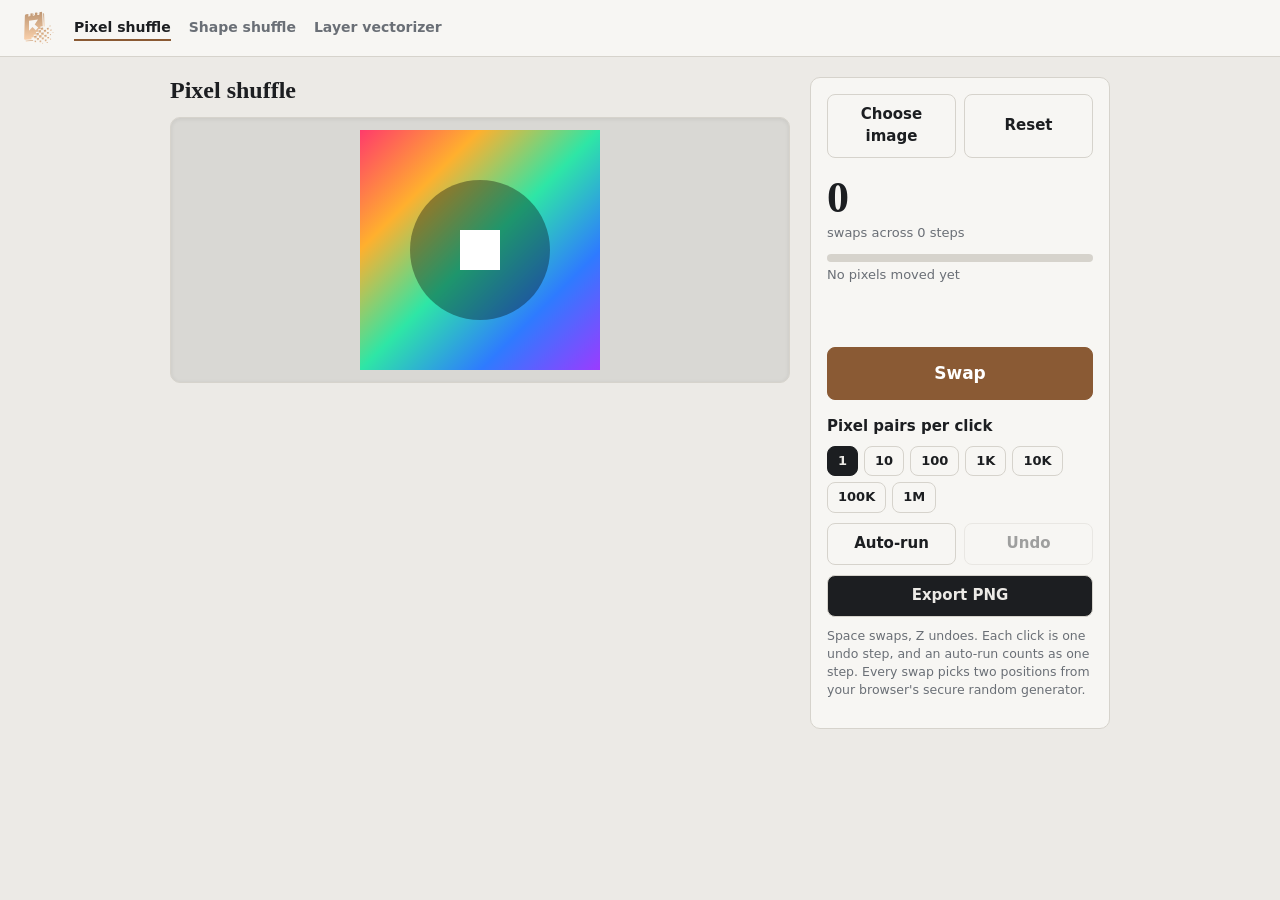
<file: pixel-shuffle.html>
<!doctype html>
<html lang="en">

<head>
  <meta charset="utf-8" />
  <meta name="viewport" content="width=device-width, initial-scale=1, viewport-fit=cover" />
  <title>Pixel Shuffle</title>
  <link rel="icon" type="image/svg+xml" href="assets/bc-logo.svg" />
  <style>
    :root {
      box-sizing: border-box;
      padding-top: env(safe-area-inset-top, 0px);
      padding-bottom: env(safe-area-inset-bottom, 0px);
      --bg: #15171a;
      --panel: #1e2125;
      --ink: #ece8e1;
      --mute: #8d9299;
      --line: #2f343a;
      --acc: #c6a07c;
      --accink: #1a1410;
    }

    @media (prefers-color-scheme: light) {
      :root:not([data-theme="dark"]) {
        --bg: #eceae6;
        --panel: #f7f6f3;
        --ink: #1c1e21;
        --mute: #6a6f76;
        --line: #d6d3cc;
        --acc: #8a5a34;
        --accink: #fff;
      }
    }

    :root[data-theme="light"] {
      --bg: #494949;
      --panel: #f7f6f3;
      --ink: #1c1e21;
      --mute: #6a6f76;
      --line: #d6d3cc;
      --acc: #8a5a34;
      --accink: #fff;
    }

    :root[data-theme="dark"] {
      --bg: #15171a;
      --panel: #1e2125;
      --ink: #ece8e1;
      --mute: #8d9299;
      --line: #2f343a;
      --acc: #c6a07c;
      --accink: #1a1410;
    }

    *,
    *:before,
    *:after {
      box-sizing: inherit;
    }

    html {
      scroll-padding-top: env(safe-area-inset-top, 0px);
    }

    body {
      margin: 0;
      background: var(--bg);
      color: var(--ink);
      font:
        15px/1.45 "Avenir Next",
        Avenir,
        "Segoe UI",
        system-ui,
        sans-serif;
    }

    main {
      max-width: 980px;
      margin: 0 auto;
      padding: 20px;
      display: grid;
      grid-template-columns: minmax(0, 1fr) 300px;
      gap: 20px;
    }

    @media (max-width: 800px) {

      /* Single column: let the image stay pinned while controls scroll. */
      main {
        display: block;
      }

      main>section {
        display: contents;
      }

      main>.panel {
        margin-top: 16px;
      }

      main .stage canvas {
        max-height: 38vh;
      }
    }

    h1 {
      font:
        700 24px/1.1 Georgia,
        "Iowan Old Style",
        serif;
      margin: 0 0 14px;
    }

    .stage {
      /* Soft neutral backdrop so a light image doesn't sit on stark white. */
      background: var(--bg);
      background: color-mix(in srgb, var(--ink) 9%, var(--bg));
      box-shadow: inset 0 1px 4px rgba(0, 0, 0, 0.08);
      border: 1px solid var(--line);
      border-radius: 10px;
      padding: 12px;
      display: grid;
      place-items: center;
      min-height: 260px;
      position: sticky;
      top: 12px;
      z-index: 2;
    }

    .wrap {
      position: relative;
      display: inline-block;
      max-width: 100%;
      line-height: 0;
    }

    canvas {
      display: block;
      max-width: 100%;
      max-height: 72vh;
      width: auto;
      height: auto;
      image-rendering: pixelated;
    }

    #ov {
      position: absolute;
      inset: 0;
      width: 100%;
      height: 100%;
      pointer-events: none;
    }

    .panel {
      background: var(--panel);
      border: 1px solid var(--line);
      border-radius: 10px;
      padding: 16px;
      align-self: start;
    }

    .big {
      font:
        700 44px/1 Georgia,
        serif;
      font-variant-numeric: tabular-nums;
    }

    .small {
      color: var(--mute);
      font-size: 13px;
      margin-top: 4px;
    }

    .bar {
      height: 8px;
      border-radius: 4px;
      background: var(--line);
      margin-top: 12px;
      overflow: hidden;
    }

    .bar i {
      display: block;
      height: 100%;
      width: 0;
      background: var(--acc);
      transition: width 0.2s;
    }

    .ticks {
      display: flex;
      align-items: flex-end;
      gap: 2px;
      height: 34px;
      margin-top: 12px;
    }

    .ticks b {
      flex: 1;
      min-width: 2px;
      max-width: 10px;
      background: var(--acc);
      opacity: 0.75;
      border-radius: 1px;
    }

    .ticks b:last-child {
      opacity: 1;
    }

    button {
      font: inherit;
      font-weight: 600;
      border: 1px solid var(--line);
      background: transparent;
      color: var(--ink);
      border-radius: 8px;
      padding: 9px 12px;
      cursor: pointer;
    }

    button:disabled {
      opacity: 0.4;
      cursor: default;
    }

    button.primary {
      background: var(--acc);
      color: var(--accink);
      border-color: var(--acc);
      width: 100%;
      font-size: 17px;
      padding: 13px;
      margin-top: 16px;
    }

    button:focus-visible,
    input:focus-visible {
      outline: 2px solid var(--acc);
      outline-offset: 2px;
    }

    .chips {
      display: flex;
      flex-wrap: wrap;
      gap: 6px;
      margin-top: 8px;
    }

    .chips button {
      padding: 5px 10px;
      font-size: 13px;
    }

    .chips button.on {
      background: var(--ink);
      color: var(--bg);
      border-color: var(--ink);
    }

    .row {
      display: flex;
      gap: 8px;
      margin-top: 10px;
      flex-wrap: wrap;
    }

    .row button {
      flex: 1;
    }

    label.h {
      display: block;
      font-weight: 600;
      margin-top: 16px;
    }

    .note {
      color: var(--mute);
      font-size: 12.5px;
      margin-top: 10px;
    }
  </style>
  <link rel="stylesheet" href="assets/site-nav.css" />
</head>

<body>
  <nav class="site-nav" aria-label="Site">
    <a class="logo-link" href="index.html" aria-label="Home"
      ><img class="logo" src="assets/bc-logo.svg" alt="" width="36" height="36"
    /></a>
    <div class="links">
      <a href="pixel-shuffle.html" aria-current="page">Pixel shuffle</a>
      <a href="pixel-cluster-shuffle.html">Shape shuffle</a>
      <a href="layer-vectorizer.html">Layer vectorizer</a>
    </div>
  </nav>
  <main>
    <section>
      <h1>Pixel shuffle</h1>

      <div class="stage">
        <div class="wrap">
          <canvas id="cv"></canvas><canvas id="ov"></canvas>
        </div>
      </div>
    </section>
    <aside class="panel">
      <div class="row" style="margin-top: 0">
        <button id="pick">Choose image</button><button id="reset">Reset</button>
      </div>
      <input type="file" id="file" accept="image/*" hidden />
      <div style="margin-top: 18px">
        <div class="big" id="total">0</div>
        <div class="small" id="meta">swaps so far</div>
        <div class="bar"><i id="fill"></i></div>
        <div class="small" id="touched">No pixels moved yet</div>
        <div class="ticks" id="ticks" aria-label="Swaps per click"></div>
      </div>
      <button class="primary" id="swap">Swap</button>
      <label class="h">Pixel pairs per click</label>
      <div class="chips" id="chips"></div>
      <div class="row">
        <button id="auto">Auto-run</button><button id="undo" disabled>Undo</button>
      </div>
      <div class="row">
        <button id="exp" style="background: var(--ink); color: var(--bg)">
          Export PNG
        </button>
      </div>
      <p class="note">
        Space swaps, Z undoes. Each click is one undo step, and an auto-run
        counts as one step. Every swap picks two positions from your browser's
        secure random generator.
      </p>
    </aside>
  </main>
  <script>
    const $ = (id) => document.getElementById(id);
    const cv = $("cv"),
      cx = cv.getContext("2d", { willReadFrequently: true }),
      ov = $("ov"),
      ox = ov.getContext("2d");
    let W,
      H,
      N,
      img,
      d32,
      orig,
      log = new Uint32Array(1 << 16),
      nlog = 0,
      batches = [],
      total = 0,
      amt = 1,
      auto = false,
      openB = null,
      lastPairs = [];
    const fmt = (n) => n.toLocaleString();
    function setImage(im) {
      const w = im.naturalWidth || im.width,
        h = im.naturalHeight || im.height,
        sc = Math.min(1, 4096 / Math.max(w, h));
      W = Math.max(1, Math.round(w * sc));
      H = Math.max(1, Math.round(h * sc));
      N = W * H;
      cv.width = ov.width = W;
      cv.height = ov.height = H;
      cx.drawImage(im, 0, 0, W, H);
      img = cx.getImageData(0, 0, W, H);
      d32 = new Uint32Array(img.data.buffer);
      orig = d32.slice();
      cv.style.imageRendering = N < 200000 ? "pixelated" : "auto";
      hardReset();
    }
    function hardReset() {
      stopAuto();
      nlog = 0;
      batches = [];
      total = 0;
      openB = null;
      lastPairs = [];
      if (orig) {
        d32.set(orig);
        cx.putImageData(img, 0, 0);
      }
      ox.clearRect(0, 0, W, H);
      ui();
    }
    function push(a, b) {
      if (nlog + 2 > log.length) {
        const n = new Uint32Array(log.length * 2);
        n.set(log);
        log = n;
      }
      log[nlog++] = a;
      log[nlog++] = b;
    }
    function doSwaps(n, track) {
      const buf = new Uint32Array(16384);
      lastPairs = [];
      for (let done = 0; done < n;) {
        const m = Math.min(8192, n - done),
          v = buf.subarray(0, m * 2);
        crypto.getRandomValues(v);
        for (let i = 0; i < m; i++) {
          const a = Math.floor((v[2 * i] / 4294967296) * N);
          let b = Math.floor((v[2 * i + 1] / 4294967296) * N);
          if (b === a) b = (b + 1) % N;
          const t = d32[a];
          d32[a] = d32[b];
          d32[b] = t;
          push(a, b);
          if (track && lastPairs.length < 10) lastPairs.push([a, b]);
        }
        done += m;
      }
    }
    function swapClick() {
      if (!img) return;
      doSwaps(amt, true);
      batches.push({ n: amt });
      total += amt;
      show();
    }
    function show() {
      cx.putImageData(img, 0, 0);
      marks();
      ui();
    }
    function marks() {
      ox.clearRect(0, 0, W, H);
      if (!lastPairs.length || lastPairs.length > 10 || amt > 10) return;
      const ac =
        getComputedStyle(document.documentElement)
          .getPropertyValue("--acc")
          .trim() || "#3a3aff",
        r = Math.max(3, Math.max(W, H) / 70);
      ox.strokeStyle = ac;
      ox.lineWidth = Math.max(1, Math.max(W, H) / 350);
      for (const [a, b] of lastPairs) {
        const ax = (a % W) + 0.5,
          ay = ((a / W) | 0) + 0.5,
          bx = (b % W) + 0.5,
          by = ((b / W) | 0) + 0.5;
        ox.beginPath();
        ox.moveTo(ax, ay);
        ox.lineTo(bx, by);
        ox.globalAlpha = 0.35;
        ox.stroke();
        ox.globalAlpha = 1;
        for (const [x, y] of [
          [ax, ay],
          [bx, by],
        ]) {
          ox.beginPath();
          ox.arc(x, y, r, 0, 7);
          ox.stroke();
        }
      }
    }
    function undo() {
      if (auto) stopAuto();
      const b = batches.pop();
      if (!b) return;
      for (let k = 0; k < b.n; k++) {
        nlog -= 2;
        const a = log[nlog],
          c = log[nlog + 1],
          t = d32[a];
        d32[a] = d32[c];
        d32[c] = t;
      }
      total -= b.n;
      lastPairs = [];
      show();
    }
    function ui() {
      $("total").textContent = fmt(total);
      $("meta").textContent =
        `swap${total === 1 ? "" : "s"} across ${fmt(batches.length)} step${batches.length === 1 ? "" : "s"}`;
      const frac = total ? 1 - Math.exp((-2 * total) / N) : 0;
      $("fill").style.width = frac * 100 + "%";
      $("touched").textContent = total
        ? `About ${frac < 0.995 ? Math.round(frac * 100) : "99+"}% of pixels have moved at least once`
        : "No pixels moved yet";
      const last = batches.slice(-60),
        mx = Math.log1p(Math.max(1, ...last.map((b) => b.n)));
      $("ticks").innerHTML = last
        .map(
          (b) =>
            `<b style="height:${Math.max(8, (Math.log1p(b.n) / mx) * 100)}%" title="${fmt(b.n)} swaps"></b>`,
        )
        .join("");
      $("undo").disabled = !batches.length;
    }
    function stopAuto() {
      auto = false;
      openB = null;
      $("auto").textContent = "Auto-run";
      $("auto").classList.remove("on");
    }
    function loop() {
      if (!auto) return;
      if (!openB) {
        openB = { n: 0 };
        batches.push(openB);
      }
      const per = Math.max(1, Math.min(amt, 50000));
      doSwaps(per, false);
      openB.n += per;
      total += per;
      lastPairs = [];
      show();
      requestAnimationFrame(loop);
    }
    $("auto").onclick = () => {
      if (!img) return;
      if (auto) {
        stopAuto();
        ui();
        return;
      }
      auto = true;
      $("auto").textContent = "Stop";
      requestAnimationFrame(loop);
    };
    $("swap").onclick = () => {
      if (auto) stopAuto();
      swapClick();
    };
    $("undo").onclick = undo;
    $("reset").onclick = hardReset;
    [1, 10, 100, 1000, 10000, 100000, 1000000].forEach((n) => {
      const b = document.createElement("button");
      b.textContent = n >= 1000 ? n / 1000 + (n >= 1e6 ? "M" : "K") : n;
      if (n >= 1e6) b.textContent = "1M";
      b.onclick = () => {
        amt = n;
        [...$("chips").children].forEach((c) =>
          c.classList.toggle("on", c === b),
        );
      };
      if (n === 1) {
        b.classList.add("on");
      }
      $("chips").appendChild(b);
    });
    $("exp").onclick = () => {
      cv.toBlob((bl) => {
        const a = document.createElement("a");
        a.href = URL.createObjectURL(bl);
        a.download = `pixel-shuffle-${total}-swaps.png`;
        a.click();
      }, "image/png");
    };
    addEventListener("keydown", (e) => {
      if (e.target.tagName === "INPUT") return;
      if (e.code === "Space") {
        e.preventDefault();
        $("swap").click();
      } else if (e.key === "z" || e.key === "Z") undo();
    });
    function load(f) {
      if (!f) return;
      const im = new Image();
      im.onload = () => setImage(im);
      im.src = URL.createObjectURL(f);
    }
    $("pick").onclick = () => $("file").click();
    $("file").onchange = (e) => load(e.target.files[0]);
    addEventListener("dragover", (e) => e.preventDefault());
    addEventListener("drop", (e) => {
      e.preventDefault();
      load(e.dataTransfer.files[0]);
    });
    // starter image so the tool works immediately
    (() => {
      const c = document.createElement("canvas");
      c.width = c.height = 240;
      const x = c.getContext("2d"),
        g = x.createLinearGradient(0, 0, 240, 240);
      ["#ff3b6b", "#ffb02e", "#2ee6a6", "#2e7bff", "#9b3bff"].forEach(
        (s, i) => g.addColorStop(i / 4, s),
      );
      x.fillStyle = g;
      x.fillRect(0, 0, 240, 240);
      x.fillStyle = "rgba(0,0,0,.35)";
      x.beginPath();
      x.arc(120, 120, 70, 0, 7);
      x.fill();
      x.fillStyle = "#fff";
      x.fillRect(100, 100, 40, 40);
      setImage(c);
    })();
  </script>
</body>

</html>
</file>
<file: assets/site-nav.css>
/* Shared site navigation. Everything is scoped under .site-nav so it can't
   collide with tool styles. Colors borrow each page's theme variables
   (--panel, --line, --ink, --mute, --acc) and fall back to neutral values. */
.site-nav {
  display: flex;
  align-items: center;
  flex-wrap: wrap;
  gap: 4px 18px;
  padding: 10px 20px;
  background: var(--panel, #fff);
  border-bottom: 1px solid var(--line, #d9dce3);
  font:
    600 14px/1.2 "Avenir Next",
    Avenir,
    "Segoe UI",
    system-ui,
    sans-serif;
}

/* The links travel as one group: if they don't all fit beside the logo,
   the whole group drops below it instead of wrapping one at a time. */
.site-nav .links {
  display: flex;
  flex-wrap: wrap;
  align-items: center;
  gap: 4px 18px;
}
.site-nav a {
  color: var(--mute, #6b7080);
  text-decoration: none;
  padding: 4px 0;
  border-bottom: 2px solid transparent;
}
.site-nav a:hover {
  color: var(--ink, #14161f);
}
.site-nav a:focus-visible {
  outline: 2px solid var(--acc, #3a3aff);
  outline-offset: 2px;
}
.site-nav a[aria-current="page"] {
  color: var(--ink, #14161f);
  border-bottom-color: var(--acc, #3a3aff);
}
.site-nav .logo-link {
  display: flex;
  align-items: center;
  padding: 0;
  border-bottom: none;
}
.site-nav .logo-link:hover {
  opacity: 0.85;
}
.site-nav .logo-link[aria-current="page"] {
  border-bottom: none;
}
.site-nav .logo {
  width: 36px;
  height: 36px;
  display: block;
}
.site-nav .home {
  color: var(--ink, #14161f);
  margin-right: 6px;
  font-weight: 700;
  letter-spacing: 0.01em;
  /* Crisp offset shadow: no blur, no glow. */
  text-shadow: 1px 1px 0 rgba(0, 0, 0, 0.18);
  text-shadow: 1px 1px 0
    color-mix(in srgb, var(--ink, #14161f) 18%, transparent);
}
</file>
